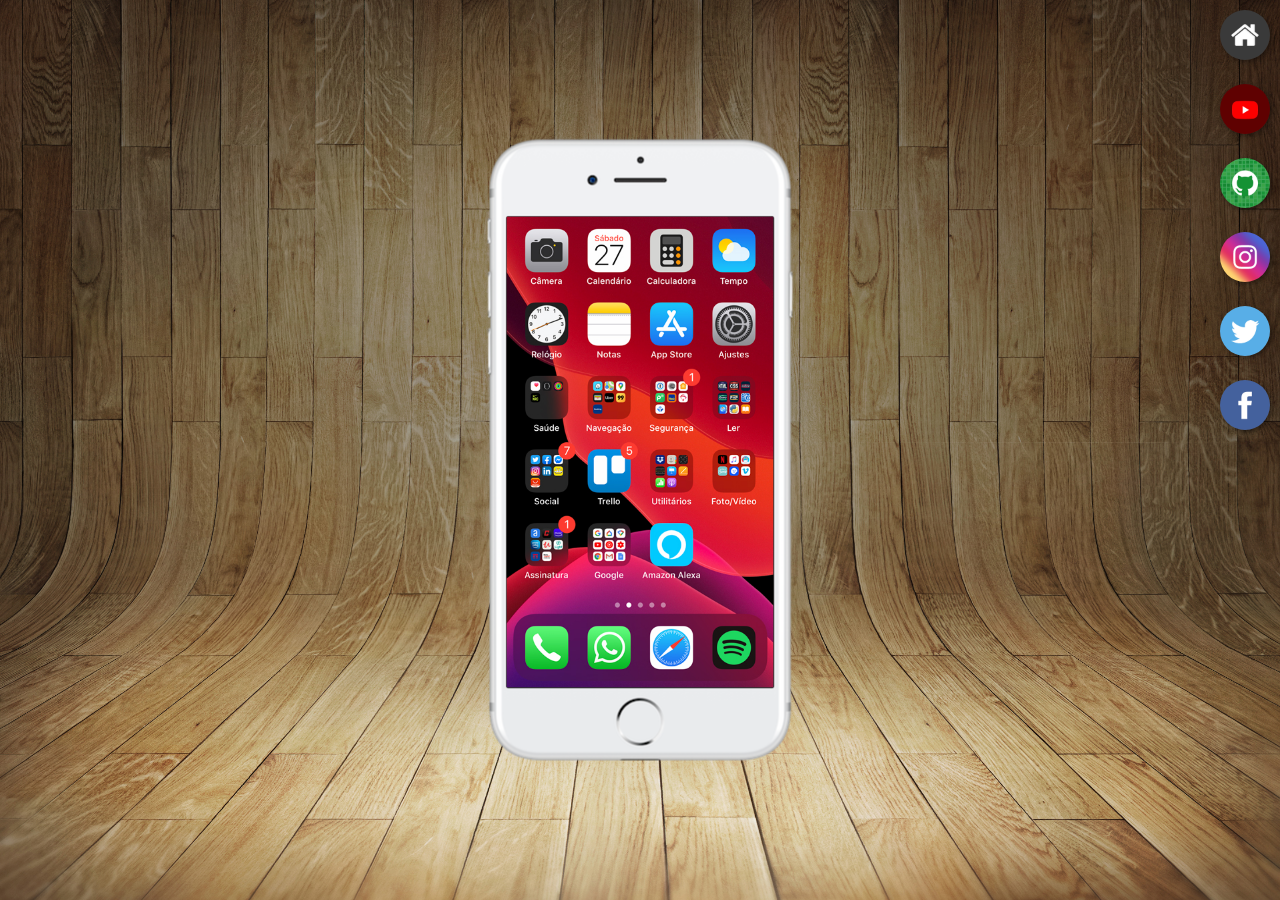
<file: index.html>
<!DOCTYPE html>
<html lang="pt-br">
<head>
    <meta charset="UTF-8">
    <meta name="viewport" content="width=device-width, initial-scale=1.0">
    <link rel="shortcut icon" href="favicon.ico" type="image/x-icon">
    <link rel="stylesheet" href="estilos/style.css">
    <title>Projeto Redes Sociais</title>
</head>
<body>
    <main>
        <section id="telefone">
            <iframe src="home.html" name="tela" id="tela" frameborder="0">
                Seu navegador não é compatível com isso.
            </iframe>
        </section>
        <section id="redes-sociais">
            <a href="home.html" target="tela"><img src="imagens/logo-home.jpg" alt="home"></a><br>
            <a href="youtube.html" target="tela"><img src="imagens/logo-youtube.jpg" alt="YouTube"></a><br>
            <a href="github.html" target="tela"><img src="imagens/logo-github.jpg" alt="GitHub"></a><br>
            <a href="instagram.html" target="tela"><img src="imagens/logo-instagram.jpg" alt="Instagram"></a><br>
            <a href="twitter.html" target="tela"><img src="imagens/logo-twitter.jpg" alt="Twitter"></a><br>
            <a href="facebook.html" target="tela"><img src="imagens/logo-facebook.jpg" alt="Facebook"></a>
        </section>
    </main>
</body>
</html>
</file>
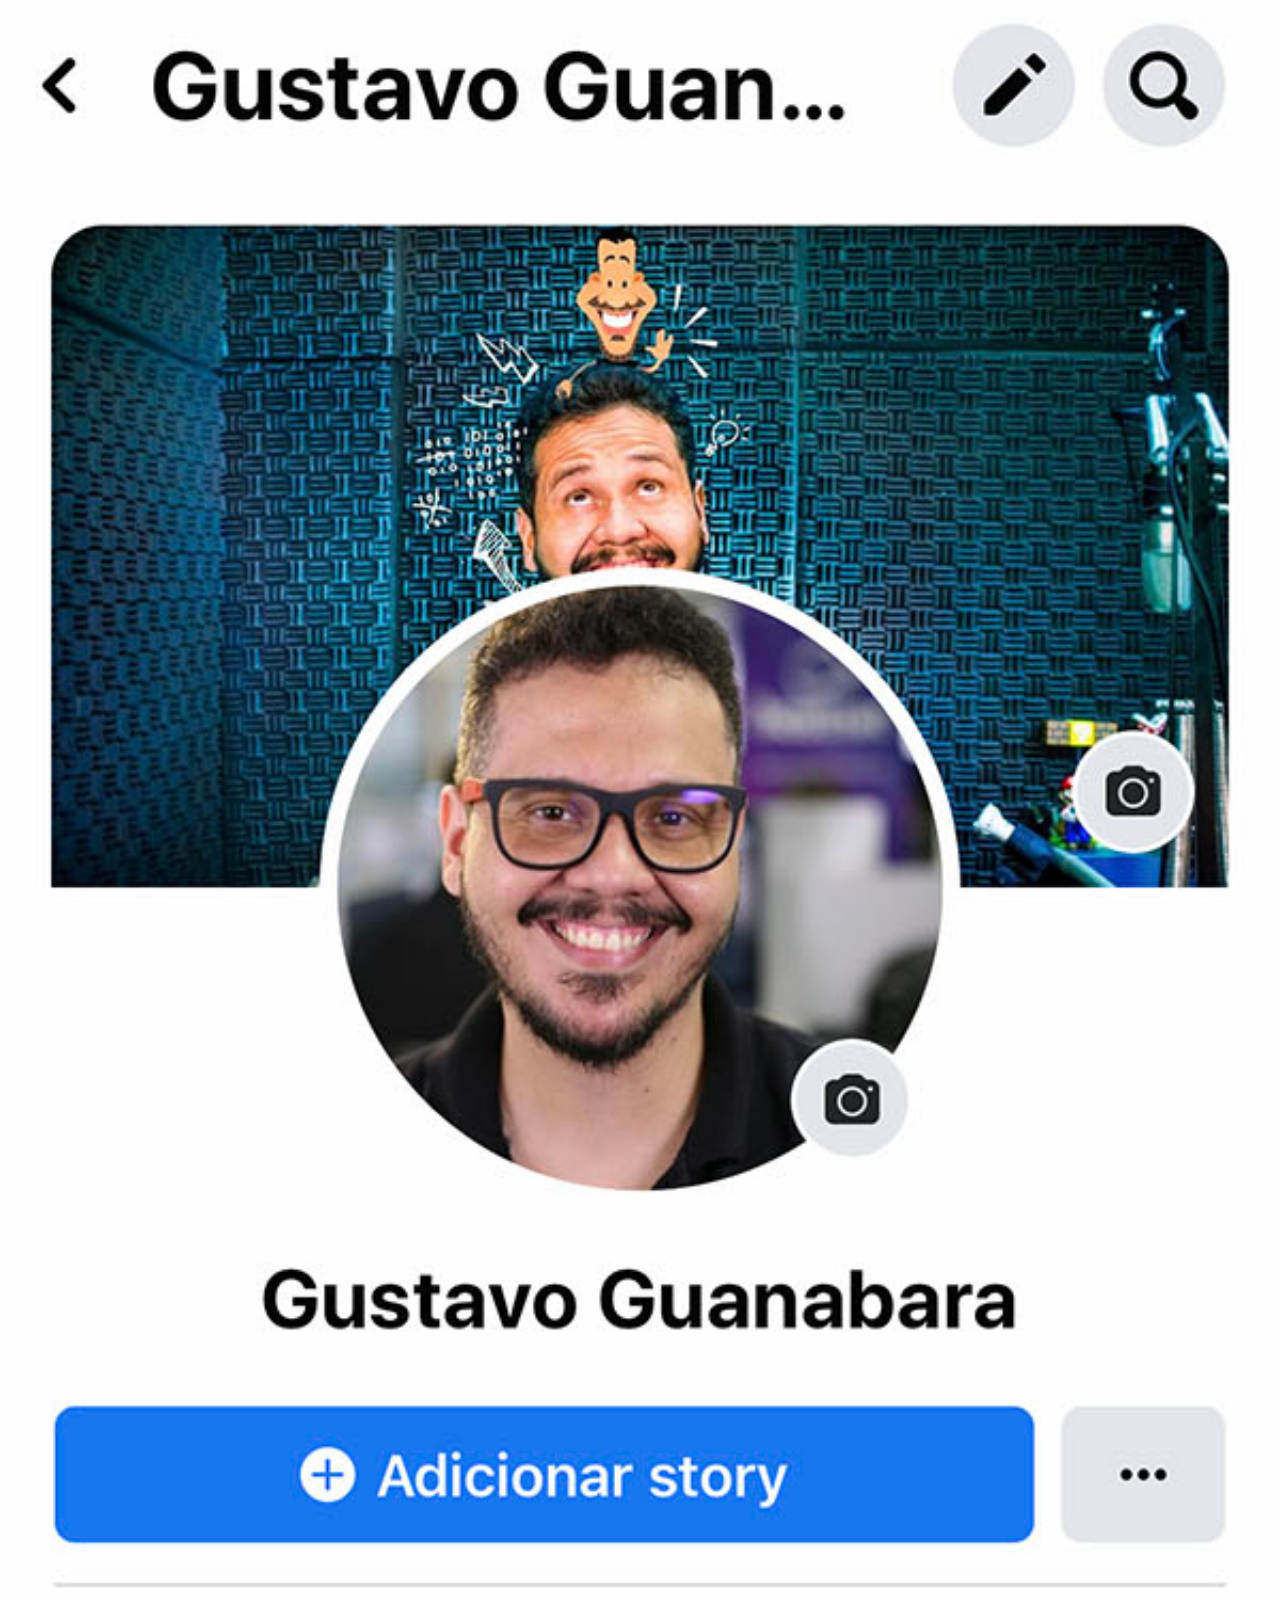
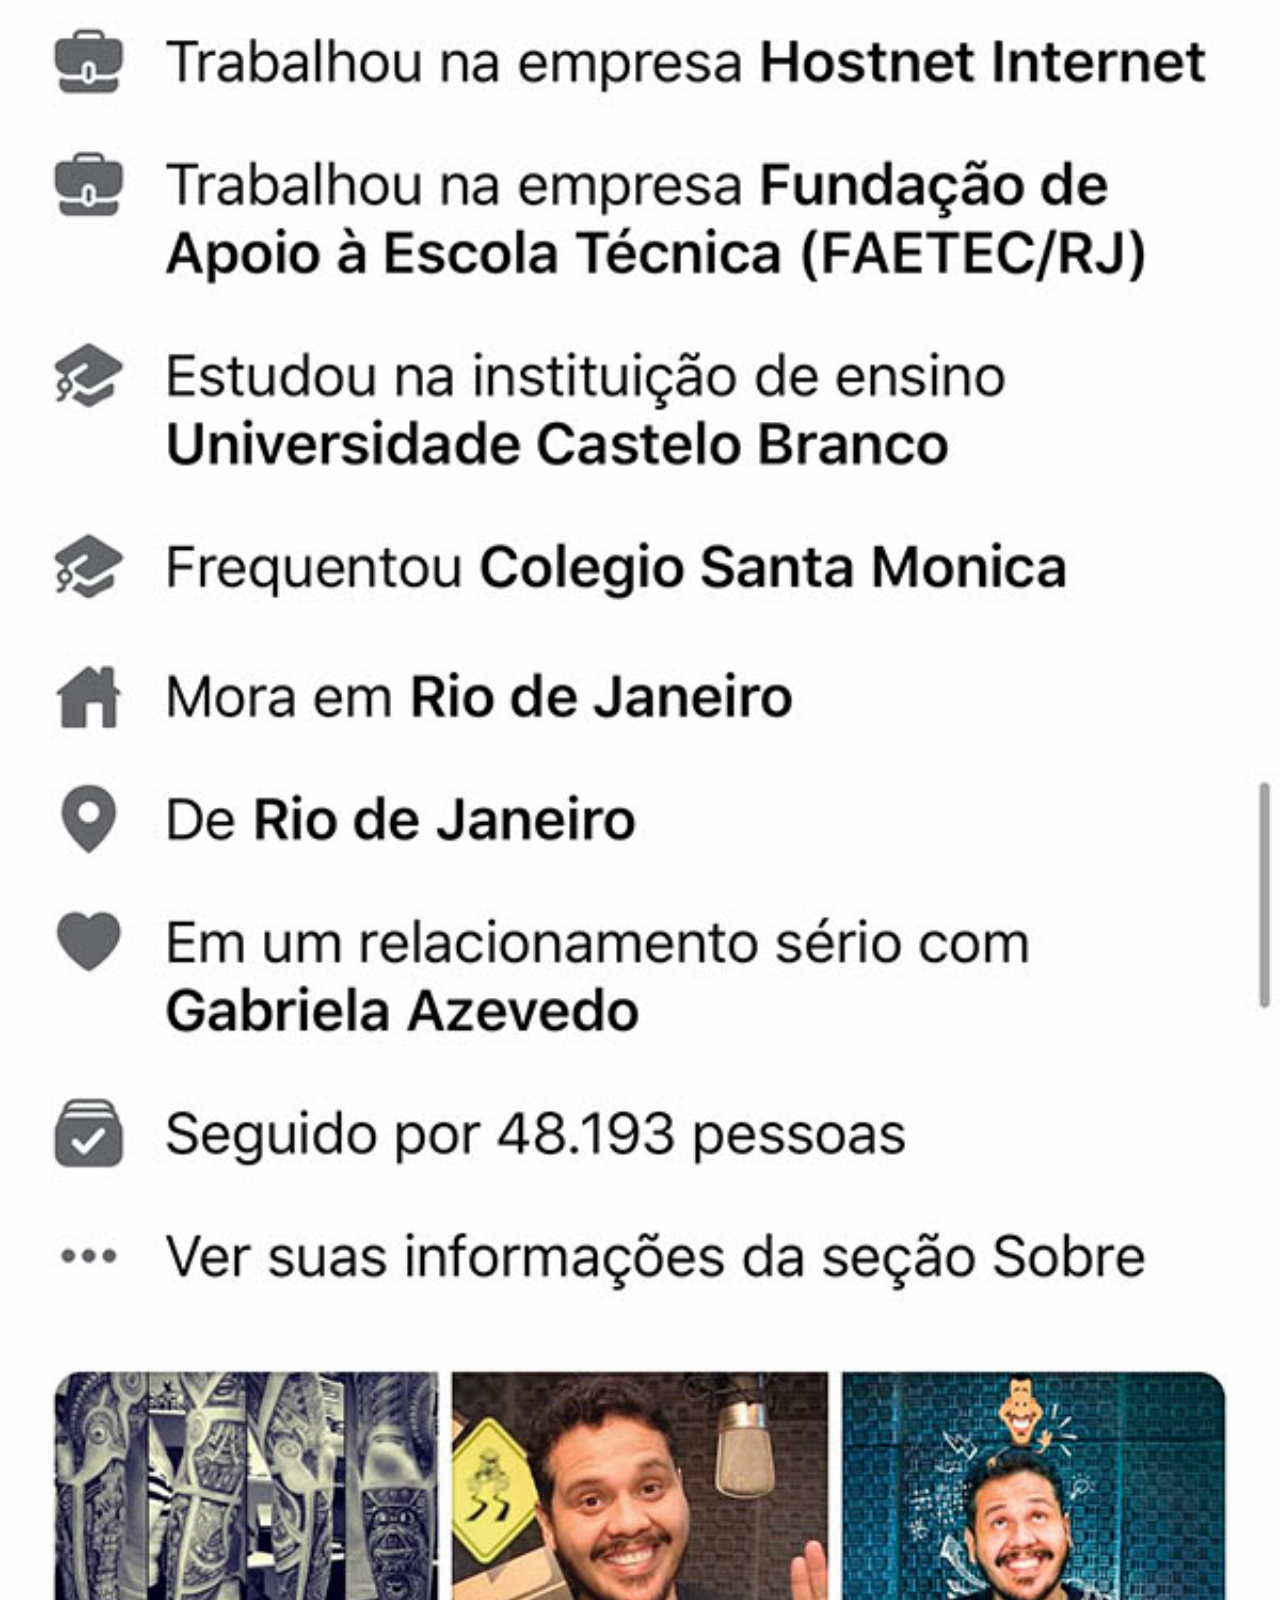
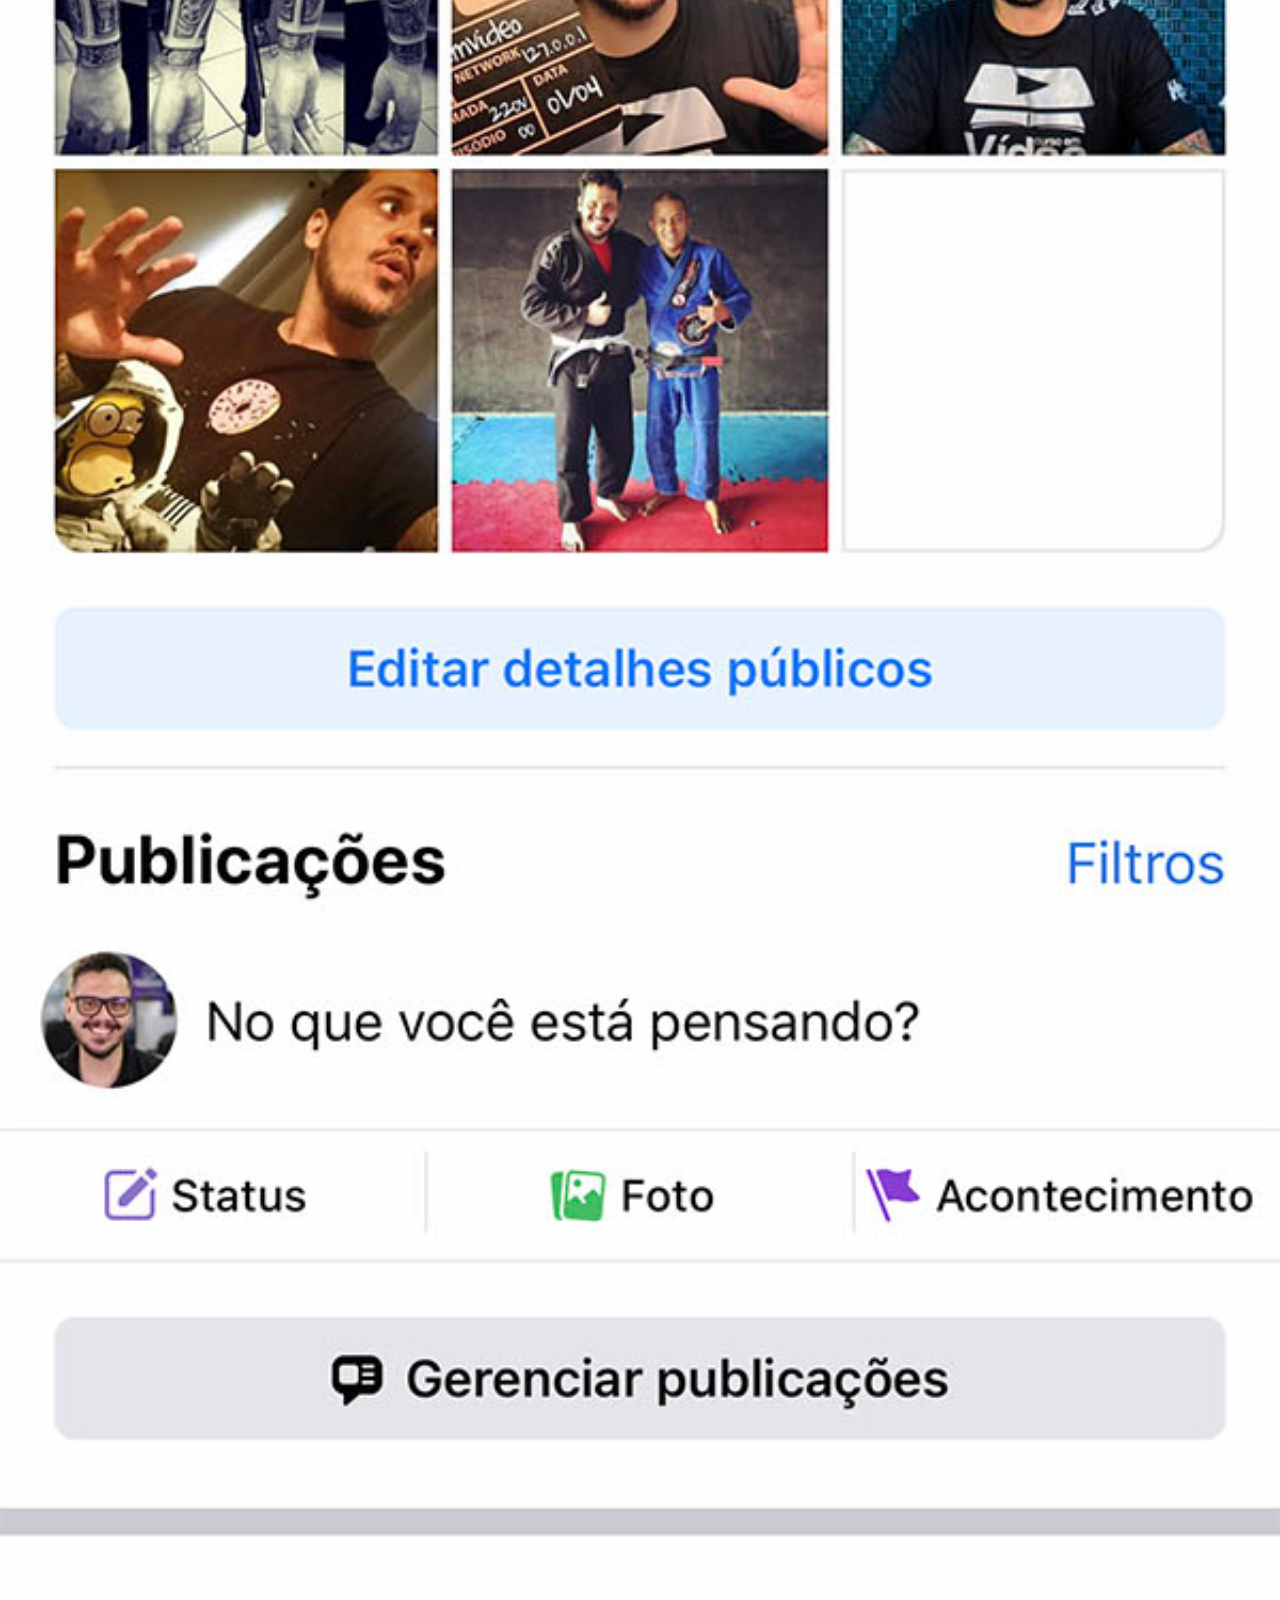
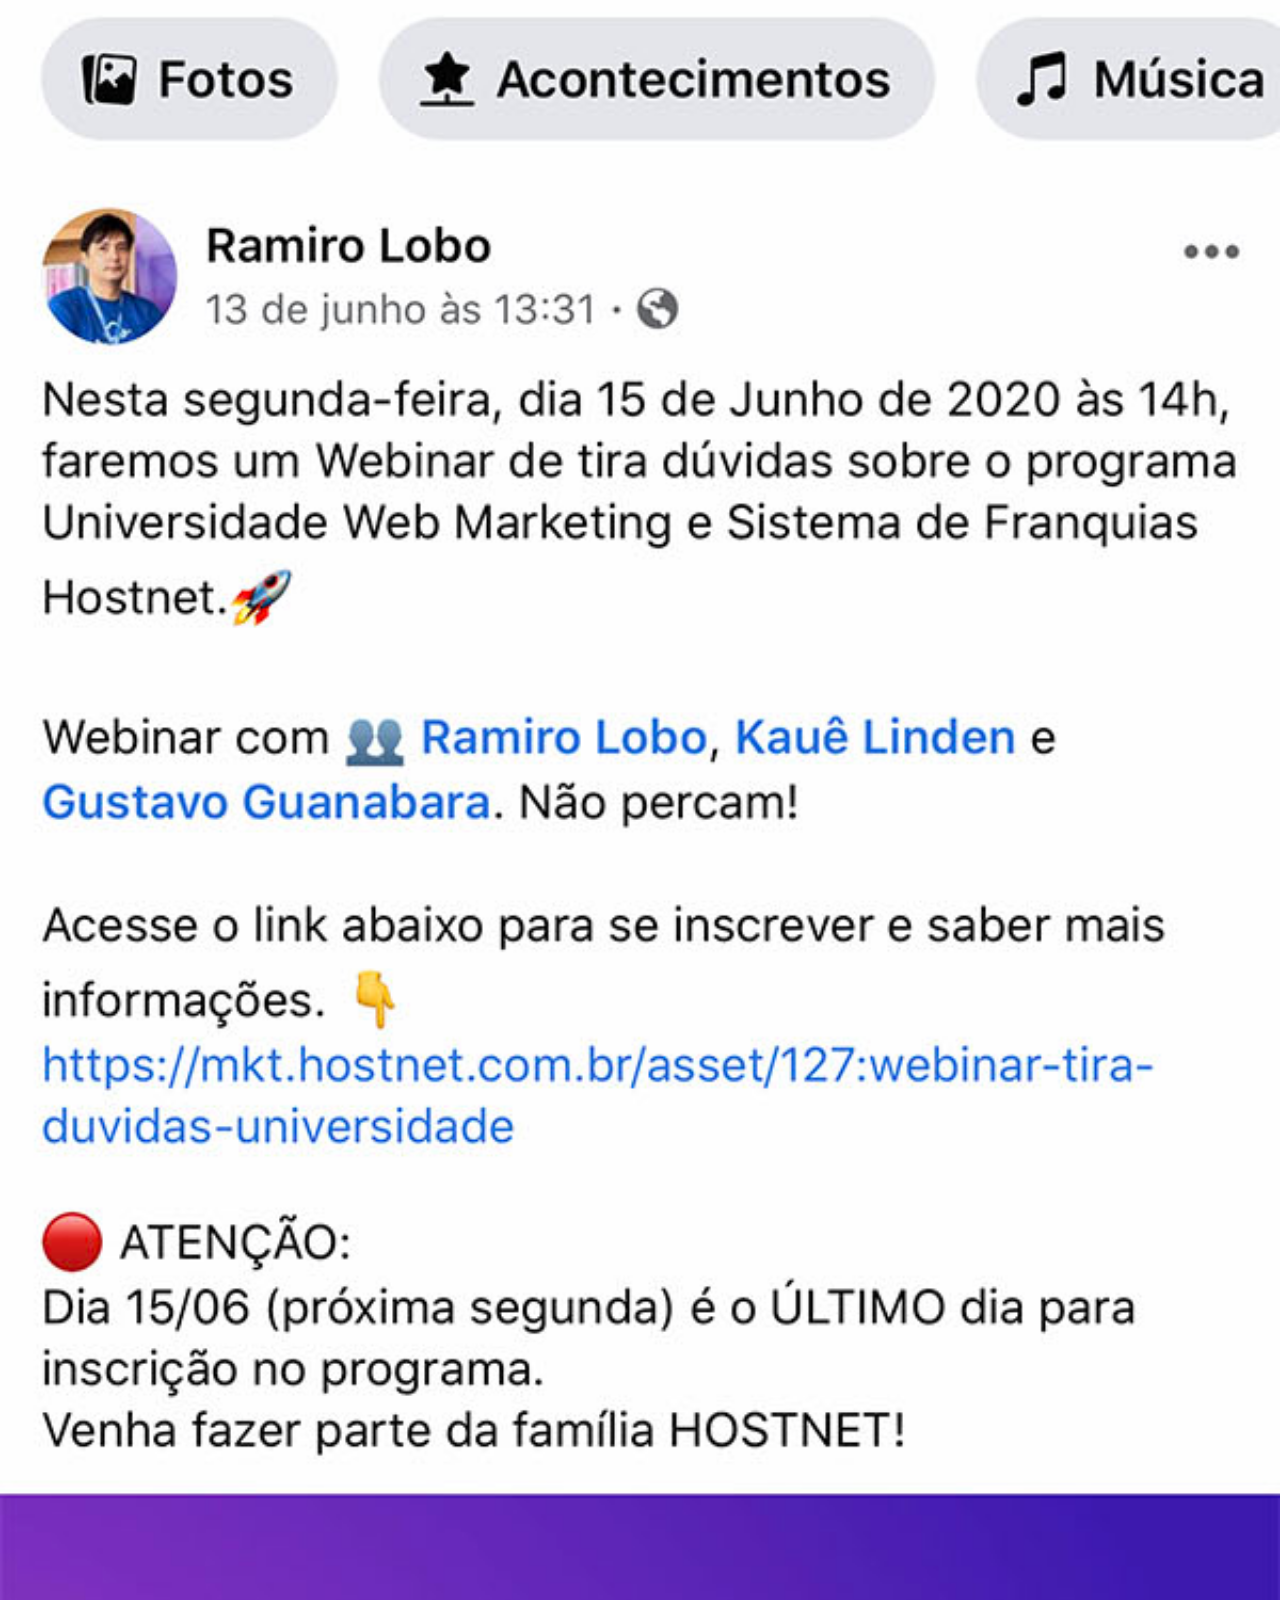
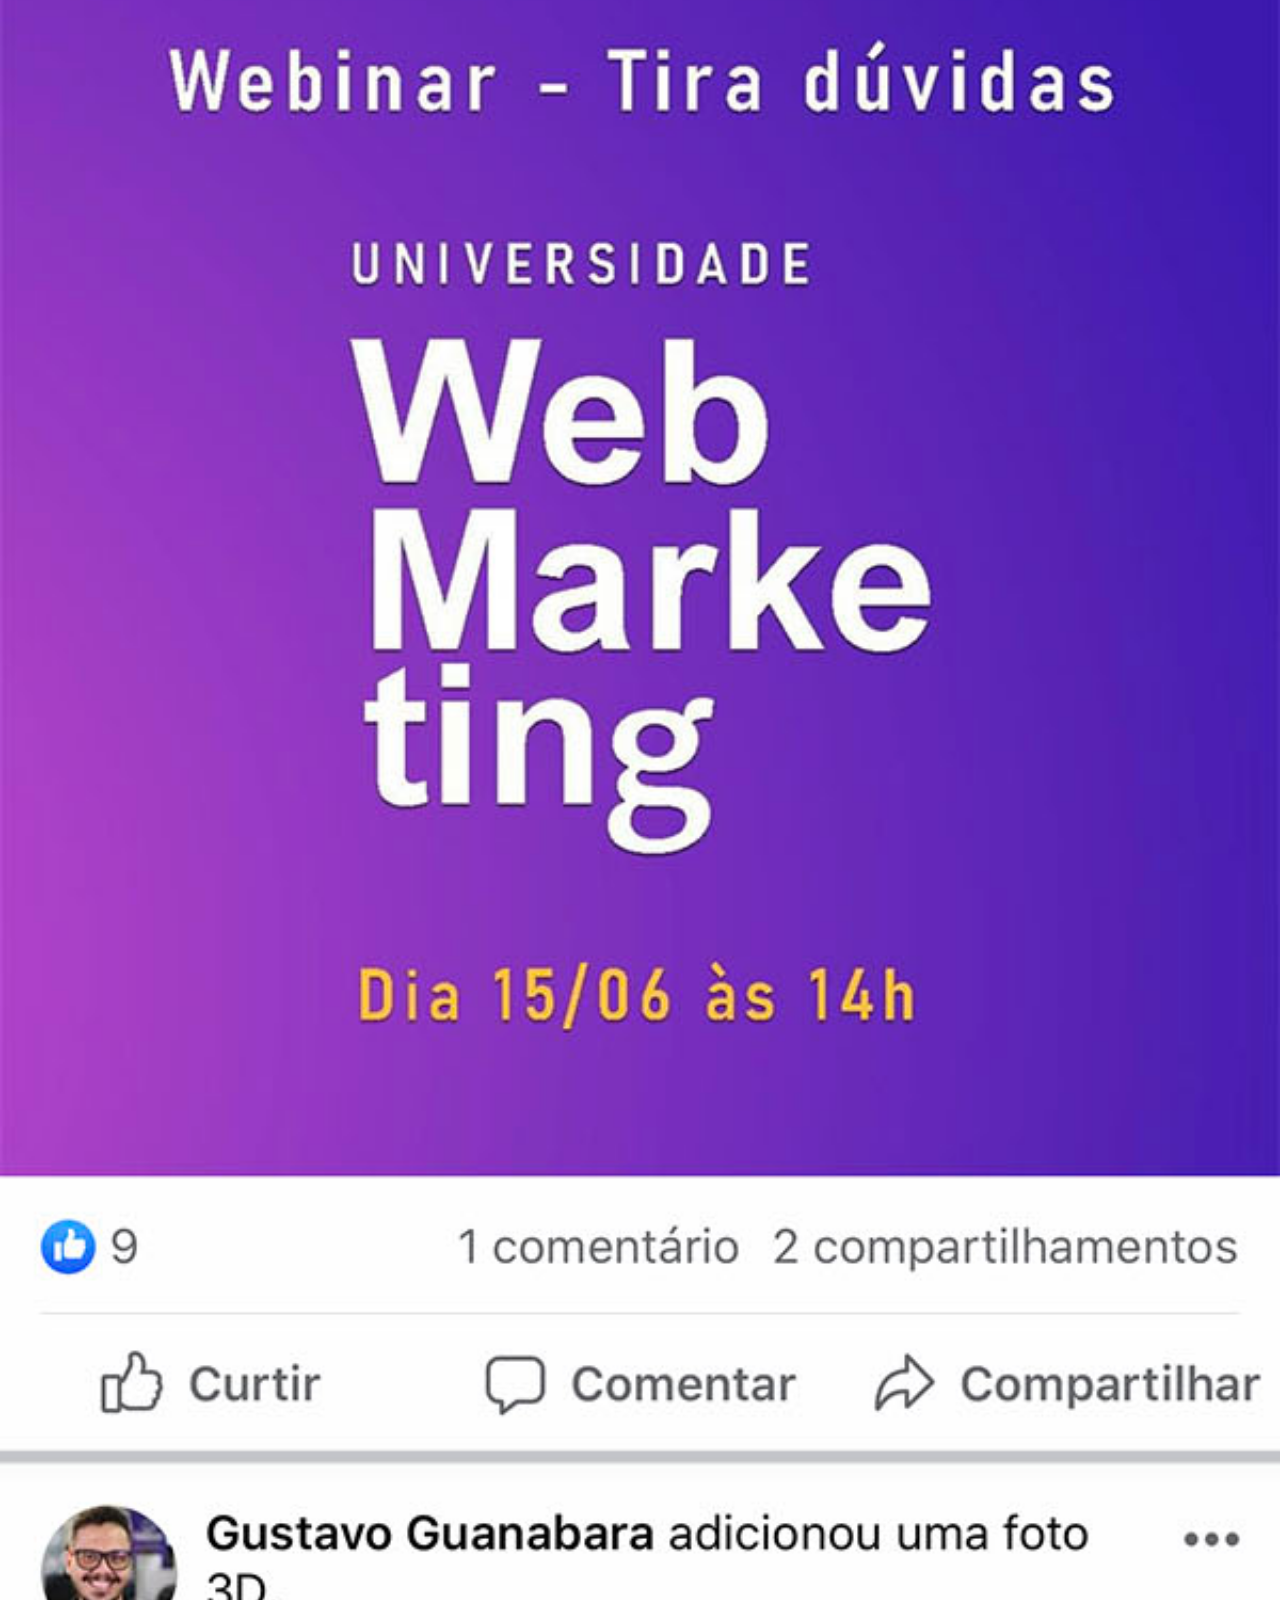
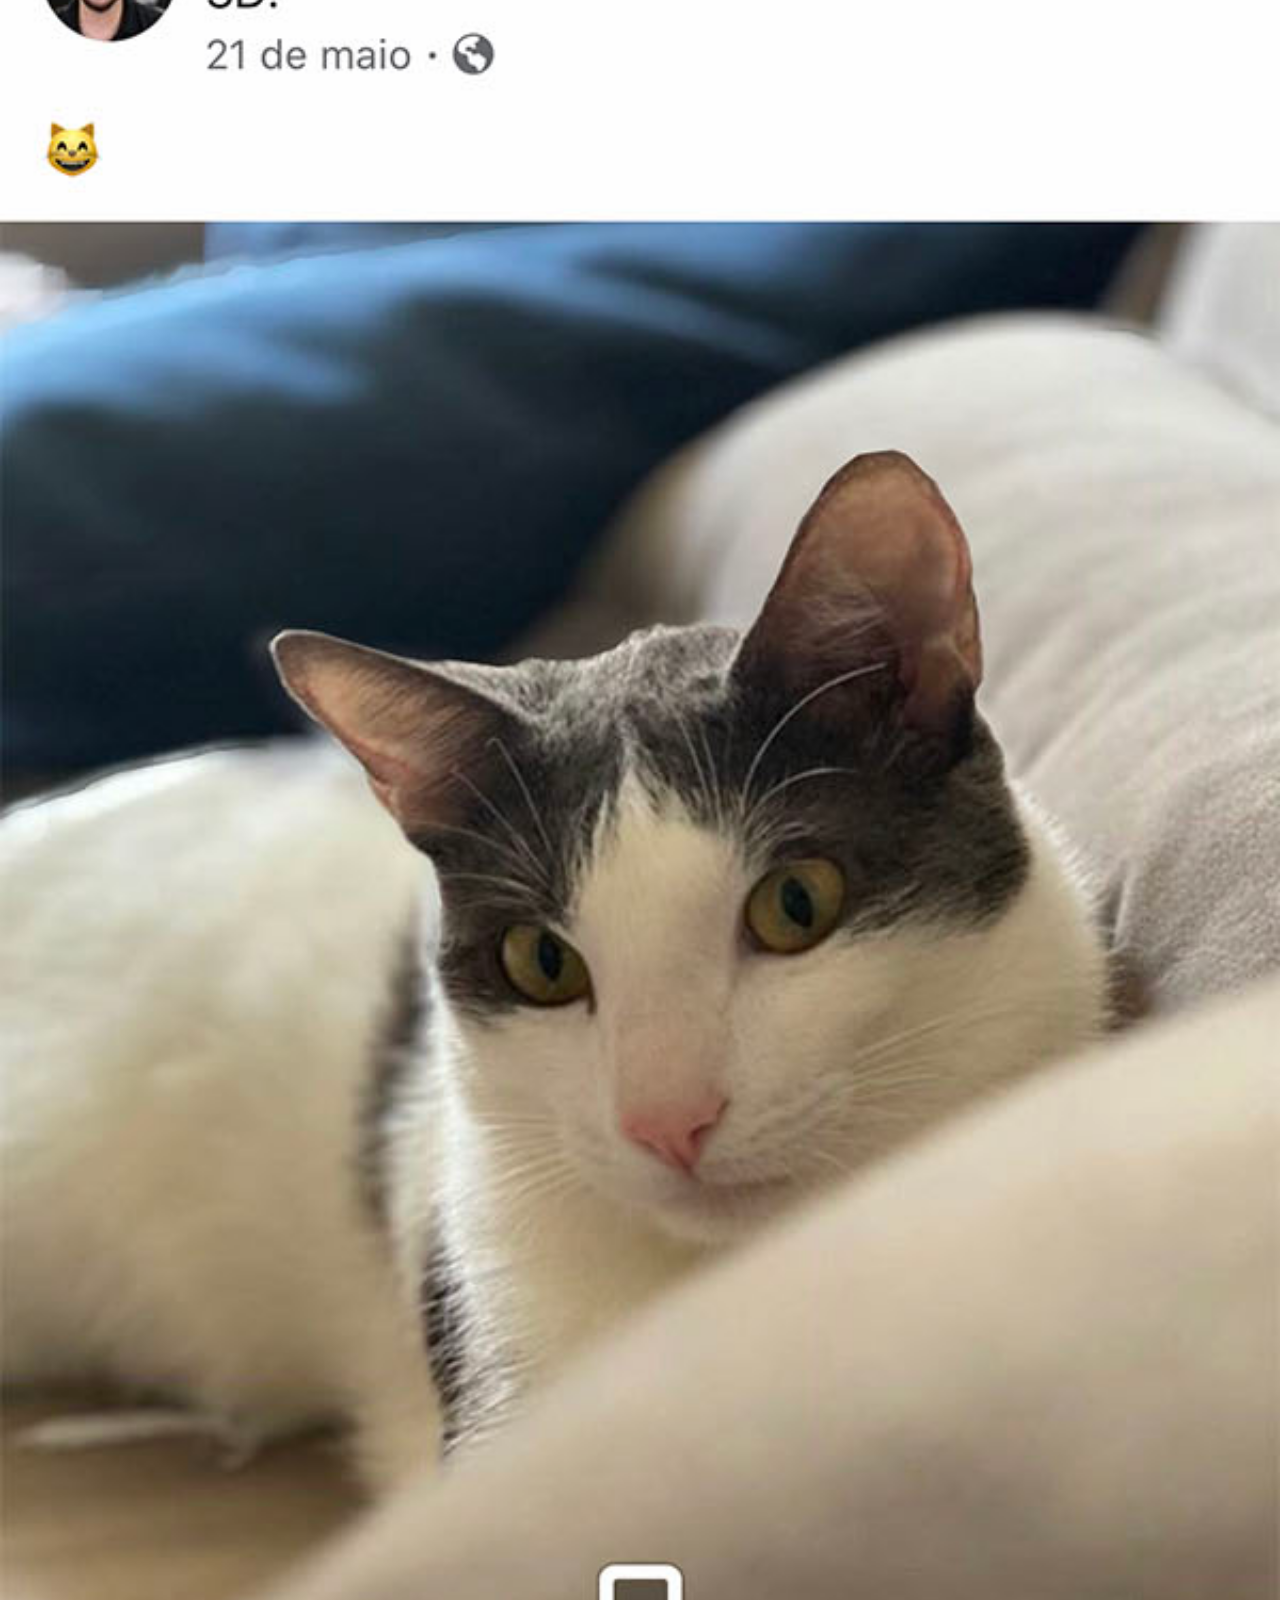
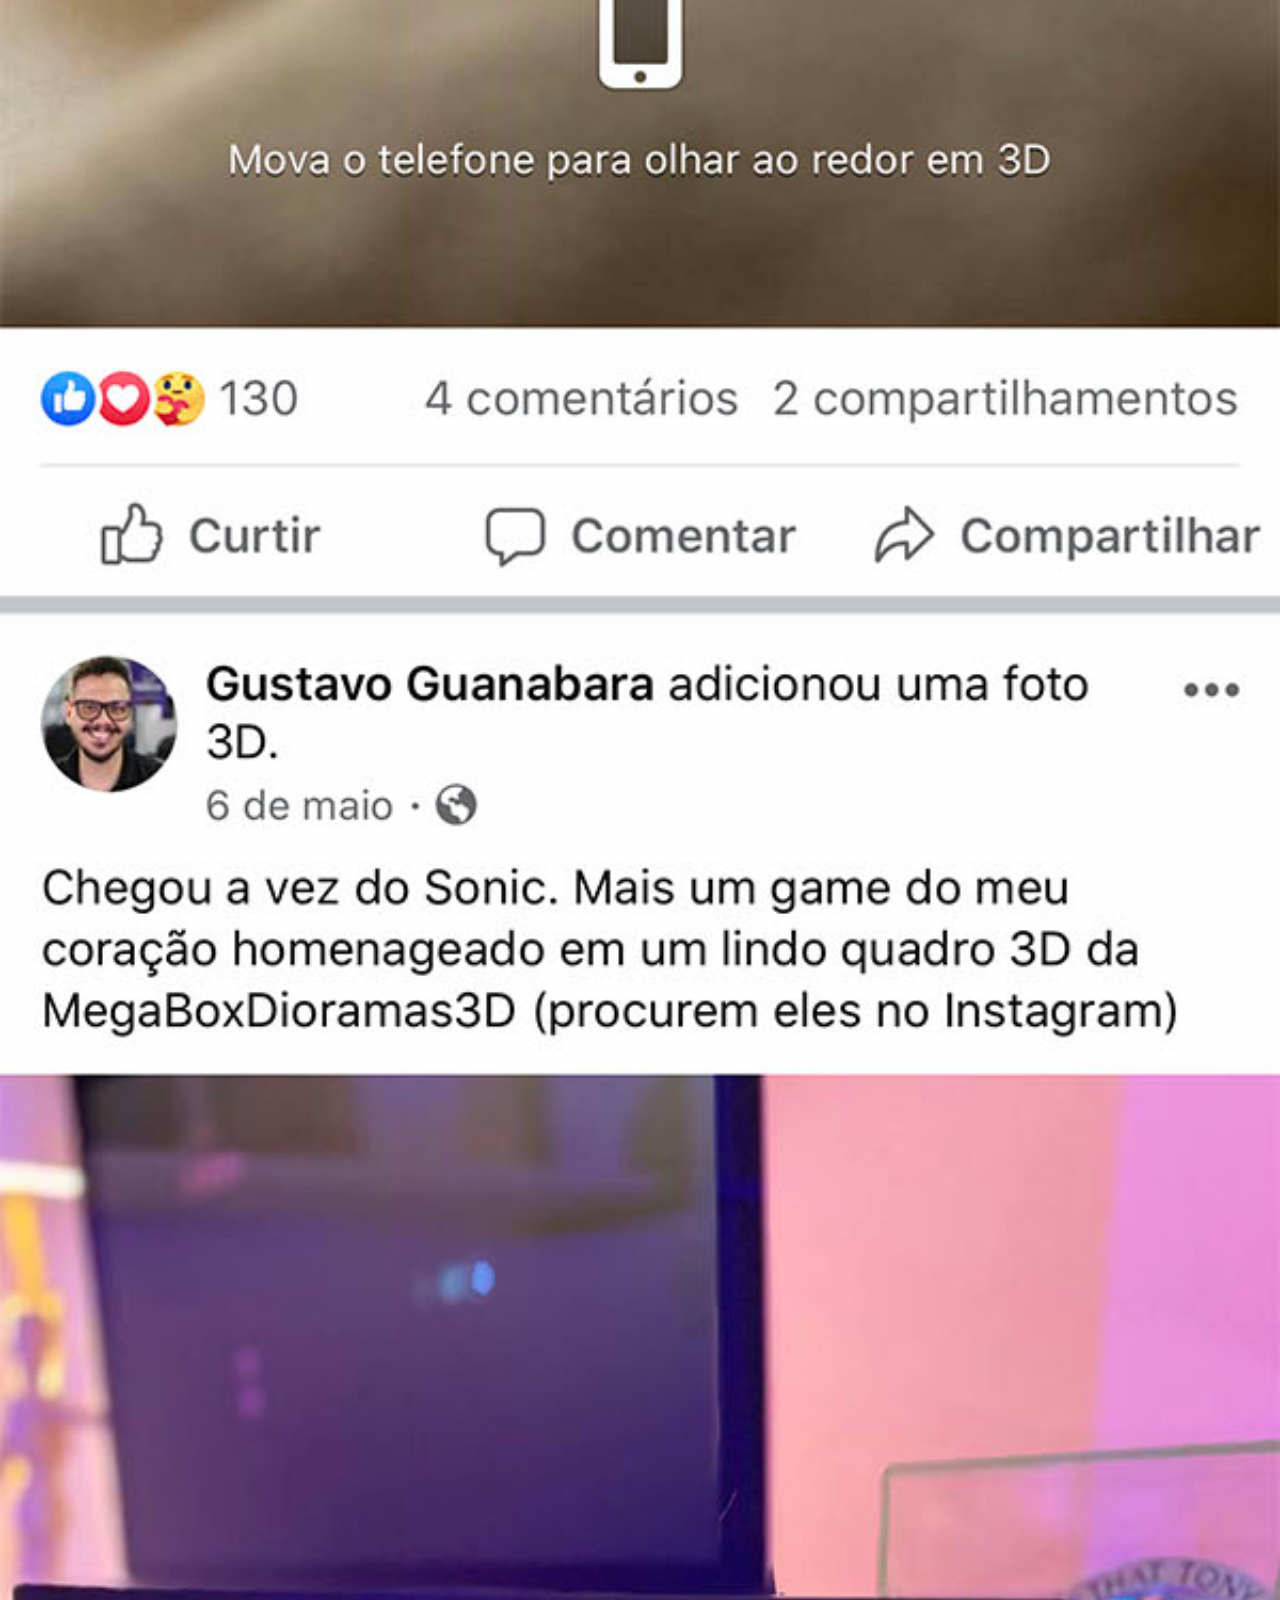
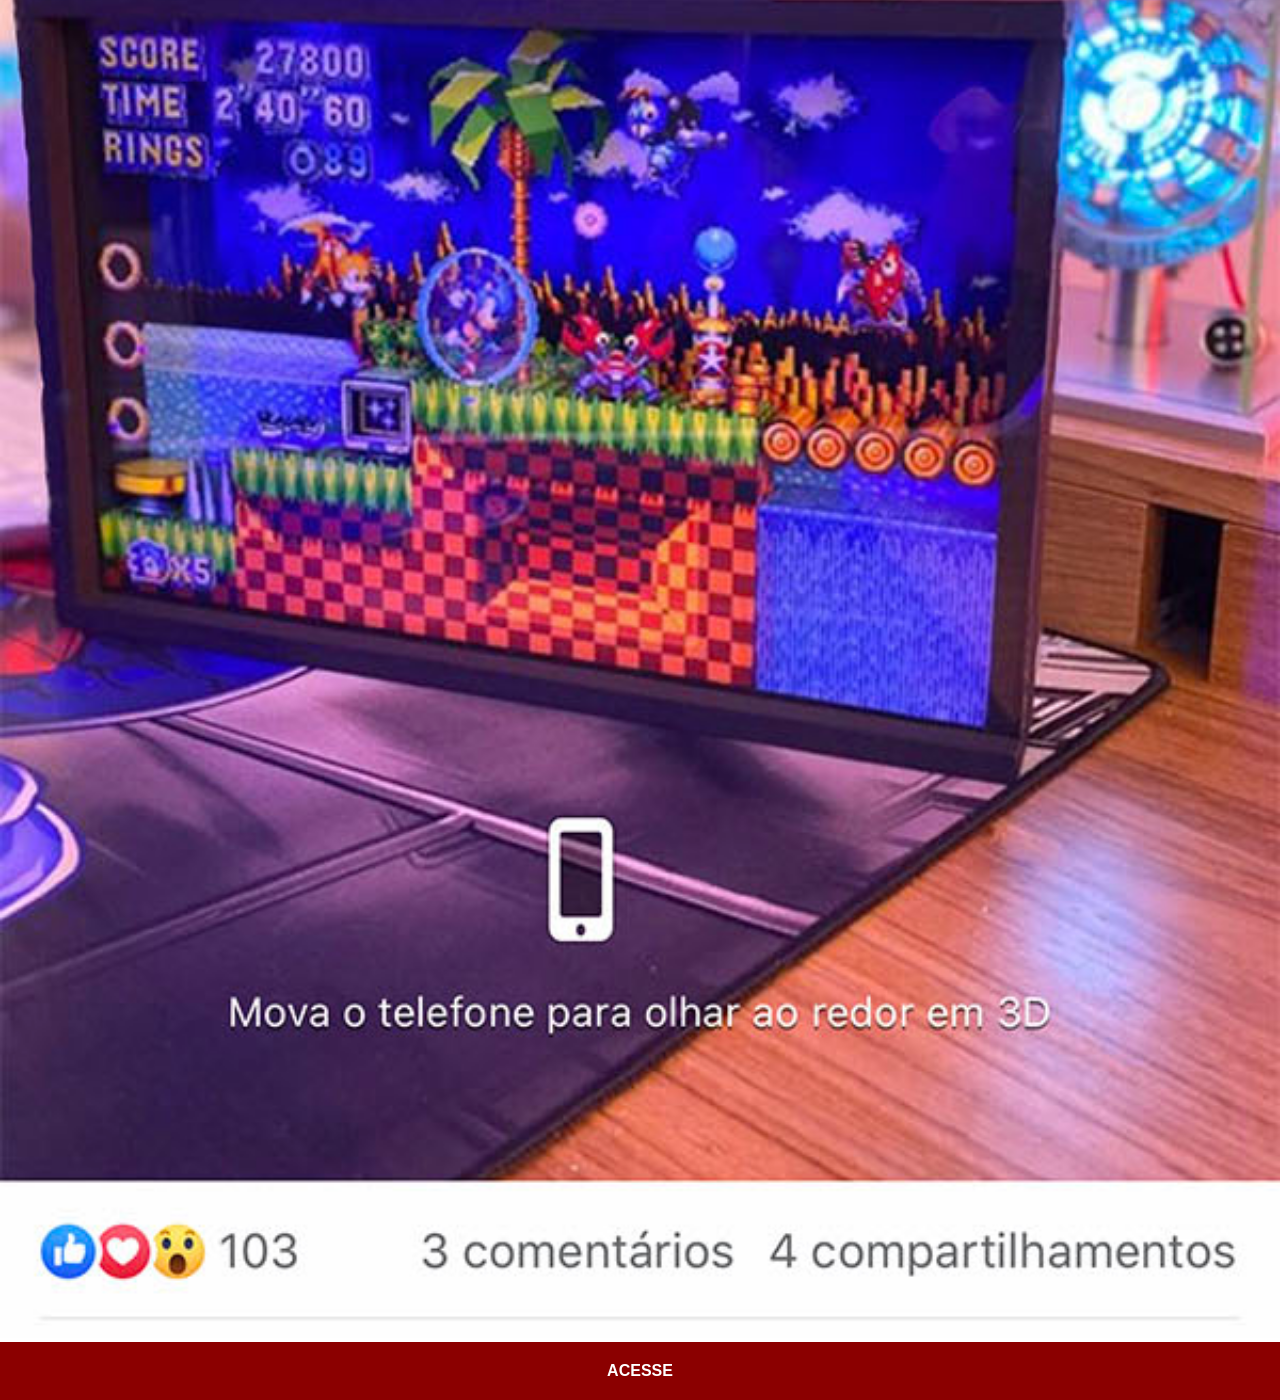
<file: facebook.html>
<!DOCTYPE html>
<html lang="pt-br">
<head>
    <meta charset="UTF-8">
    <meta name="viewport" content="width=device-width, initial-scale=1.0">
    <title>Facebook</title>
    <link rel="stylesheet" href="estilos/social.css">
</head>
<body>
    <img src="imagens/tela-facebook.jpg" alt="Facebook">
    <a href="https://www.facebook.com/CursosEmVideo/?locale=pt_BR" target="_blank">ACESSE</a>
</body>
</html>
</file>
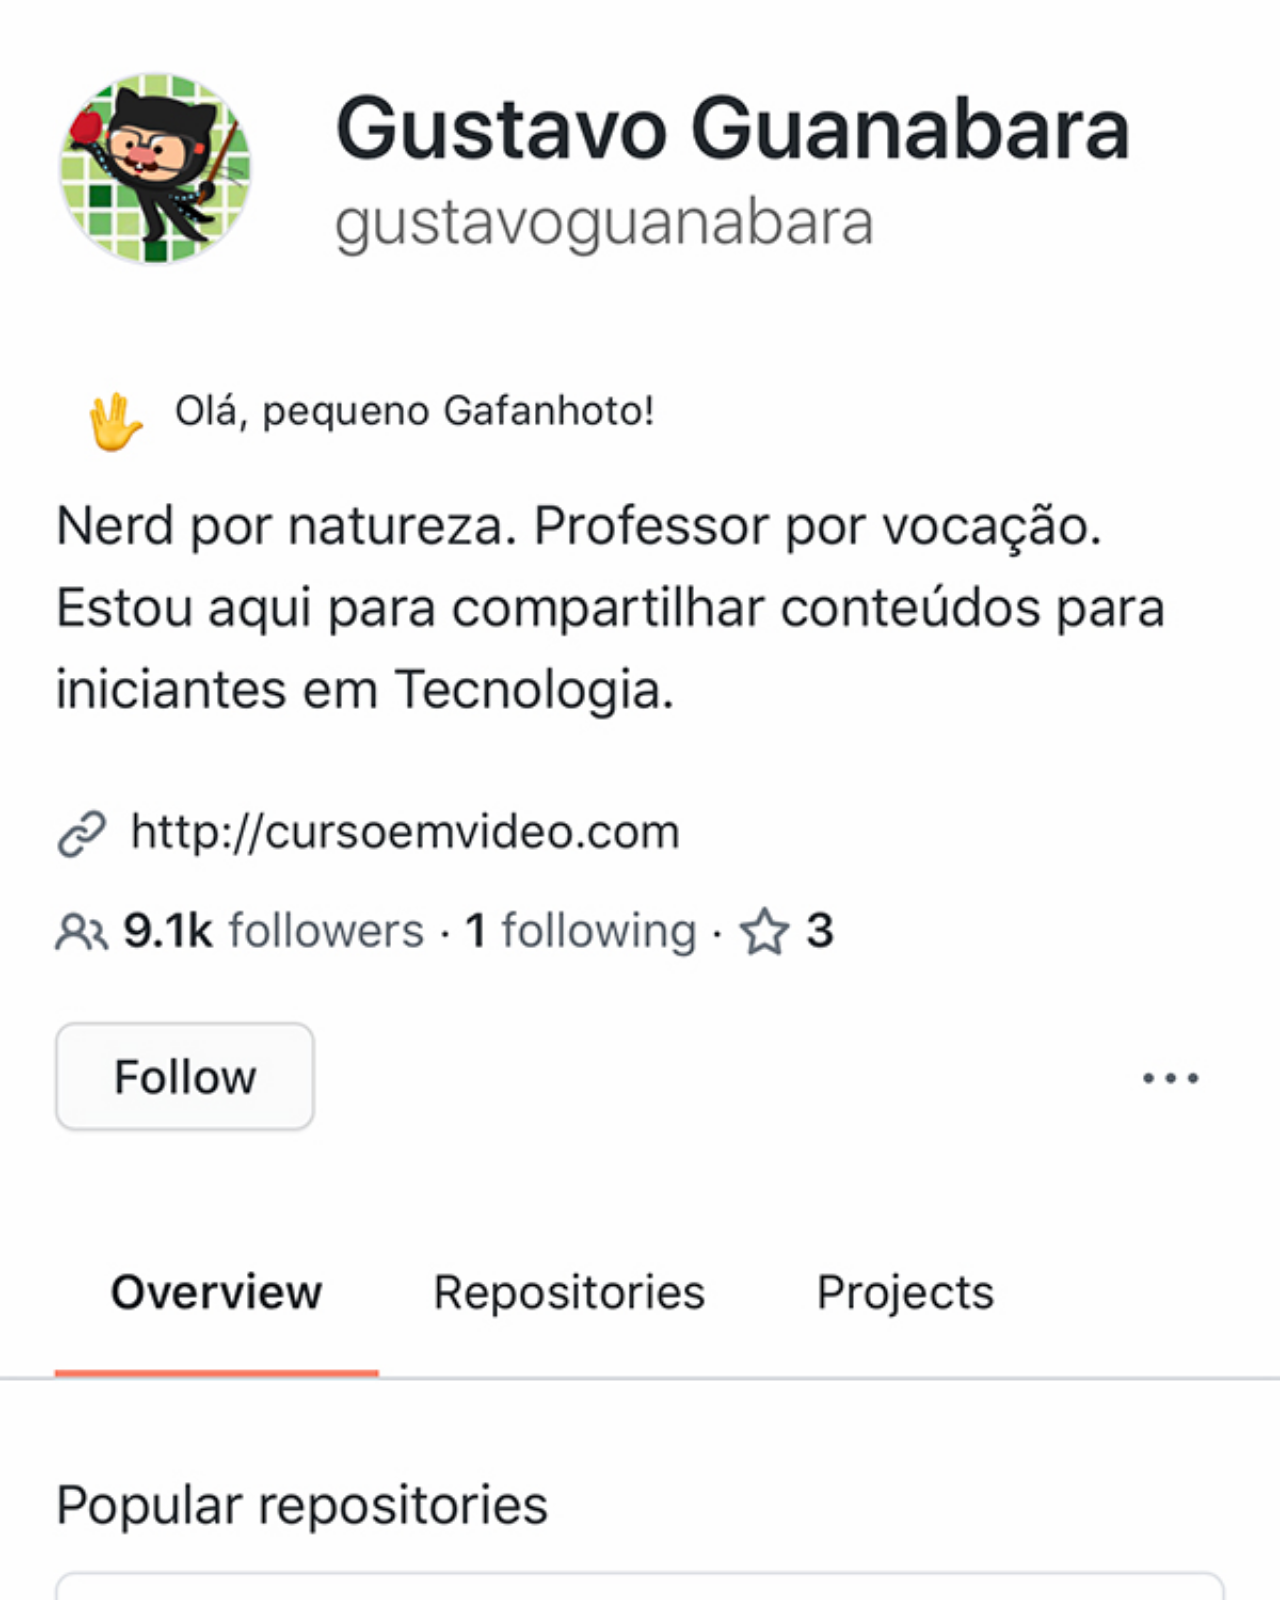
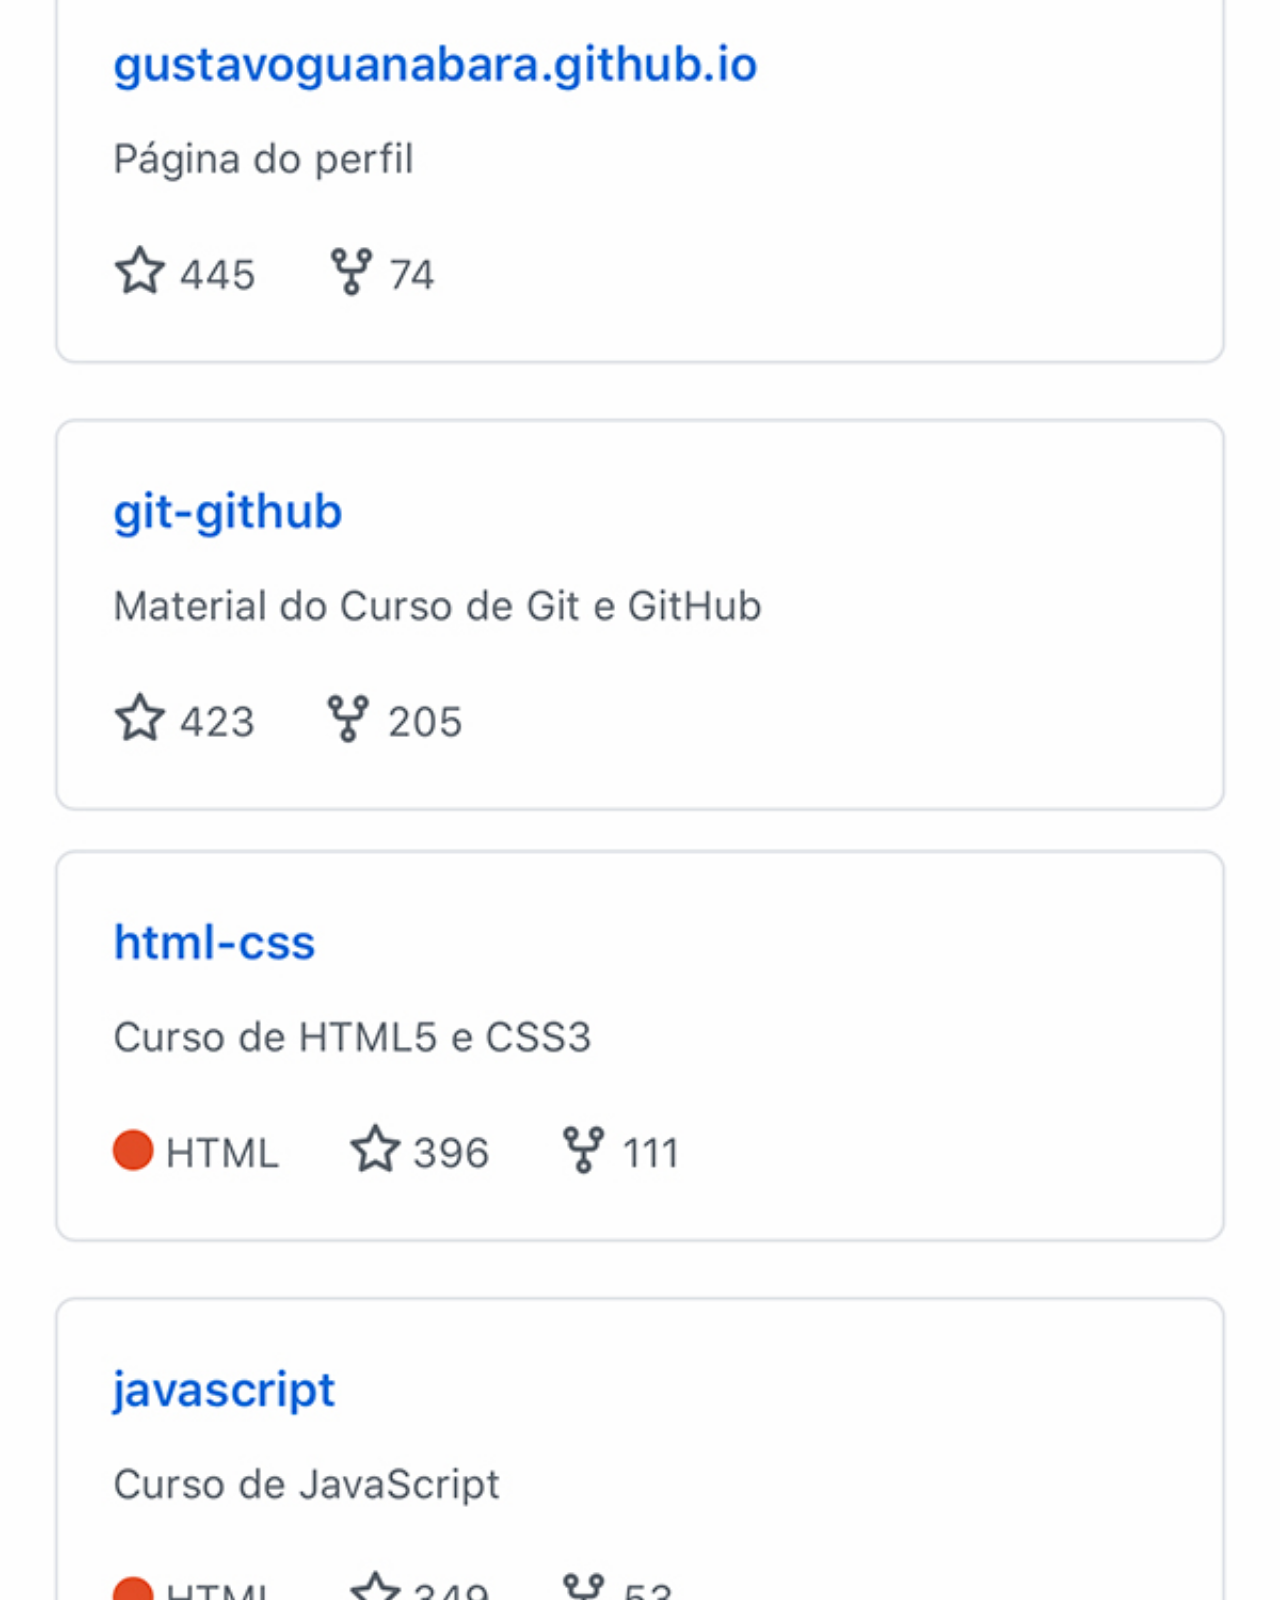
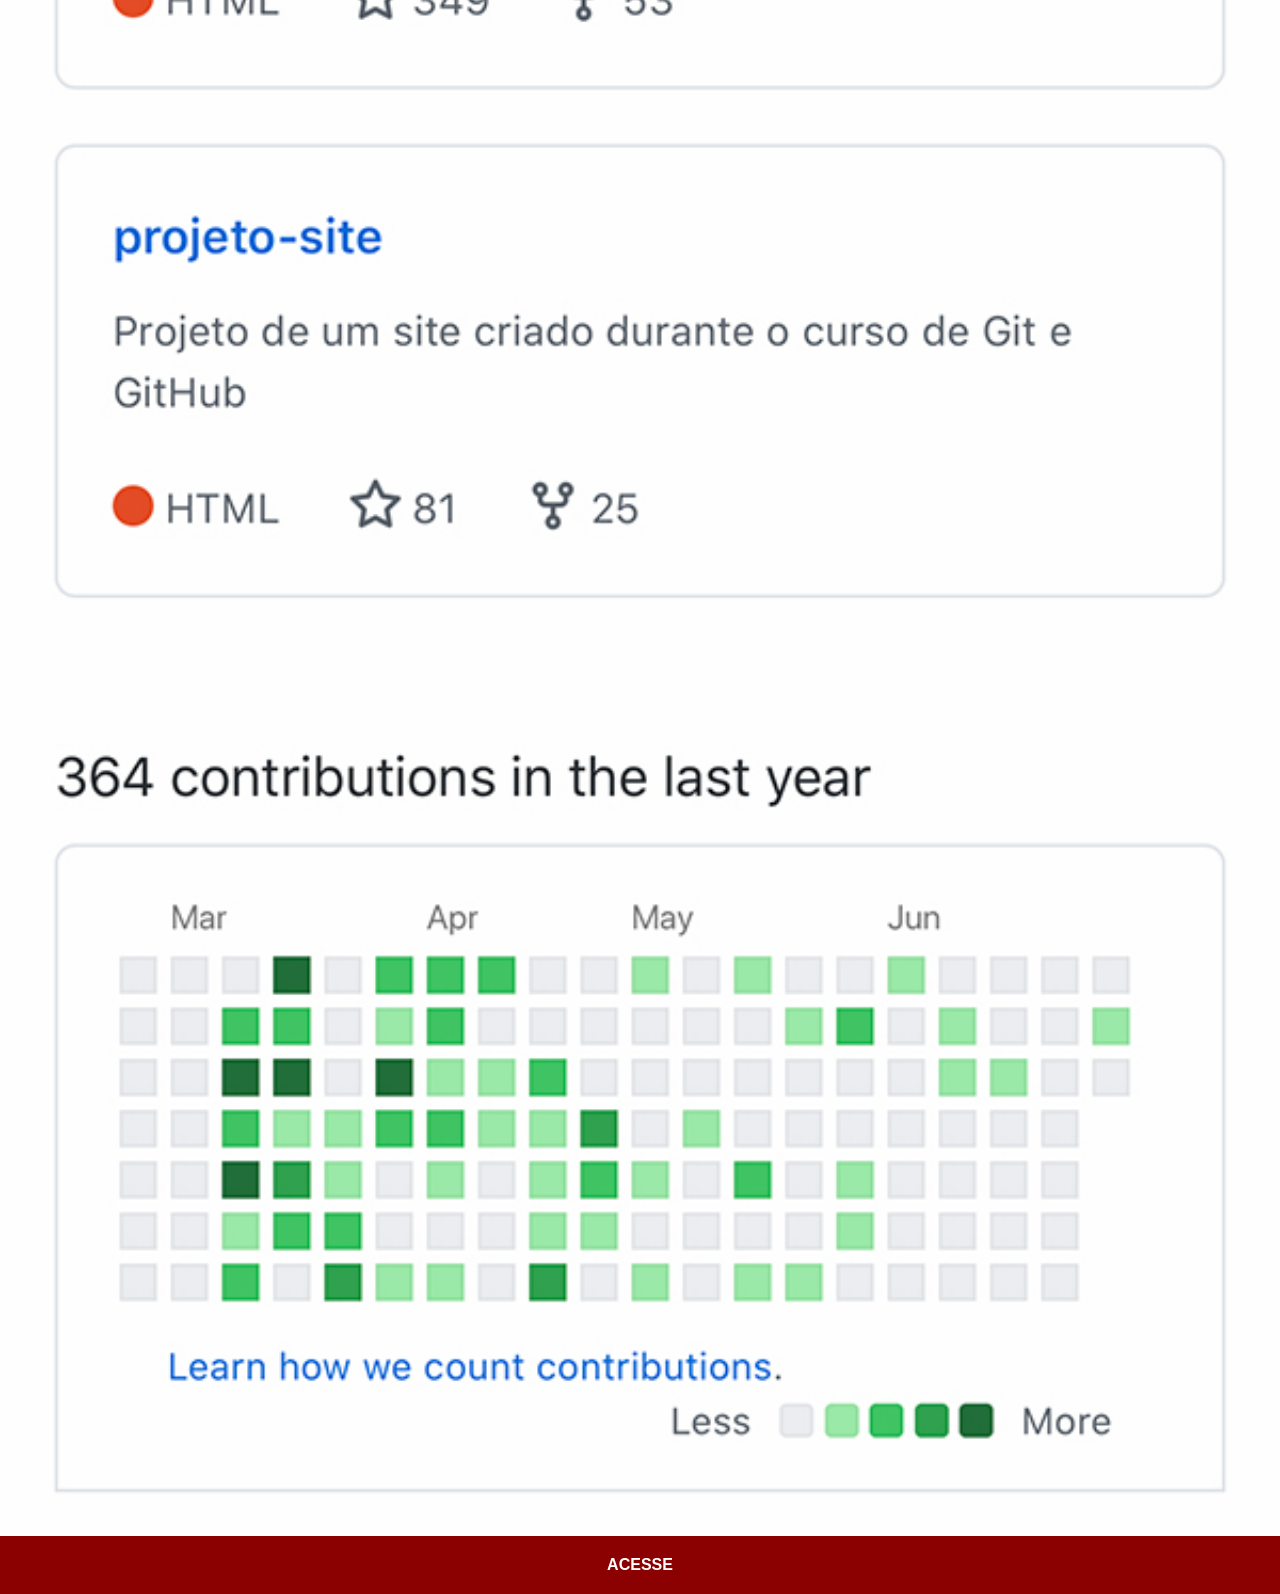
<file: github.html>
<!DOCTYPE html>
<html lang="pt-br">
<head>
    <meta charset="UTF-8">
    <meta name="viewport" content="width=device-width, initial-scale=1.0">
    <title>GitHub</title>
    <link rel="stylesheet" href="estilos/social.css">
</head>
<body>
    <img src="imagens/tela-github.jpg" alt="GitHub">
    <a href="https://github.com/cursoemvideo" target="_blank">ACESSE</a>
</body>
</html>
</file>
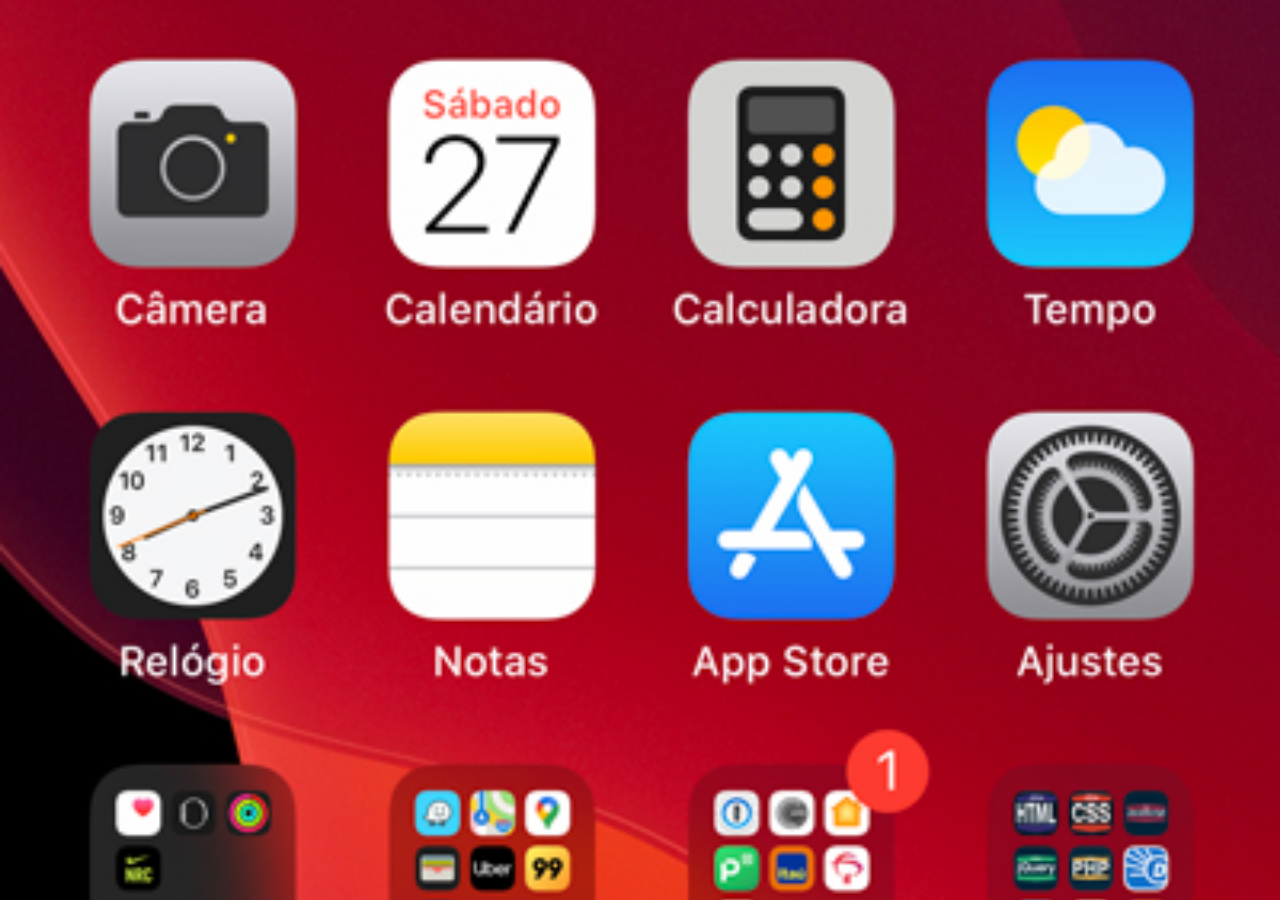
<file: home.html>
<!DOCTYPE html>
<html lang="pt-br">
<head>
    <meta charset="UTF-8">
    <meta name="viewport" content="width=device-width, initial-scale=1.0">
    <title>Home</title>
</head>
<style>
    * {
        margin: 0px;
        padding: 0px;
    }

    body {
        width: 100vw;
        height: 100vh;
        background: black url(imagens/tela-home.jpg) no-repeat top center;
        background-size: cover;
    }
</style>
<body>
    
</body>
</html>
</file>
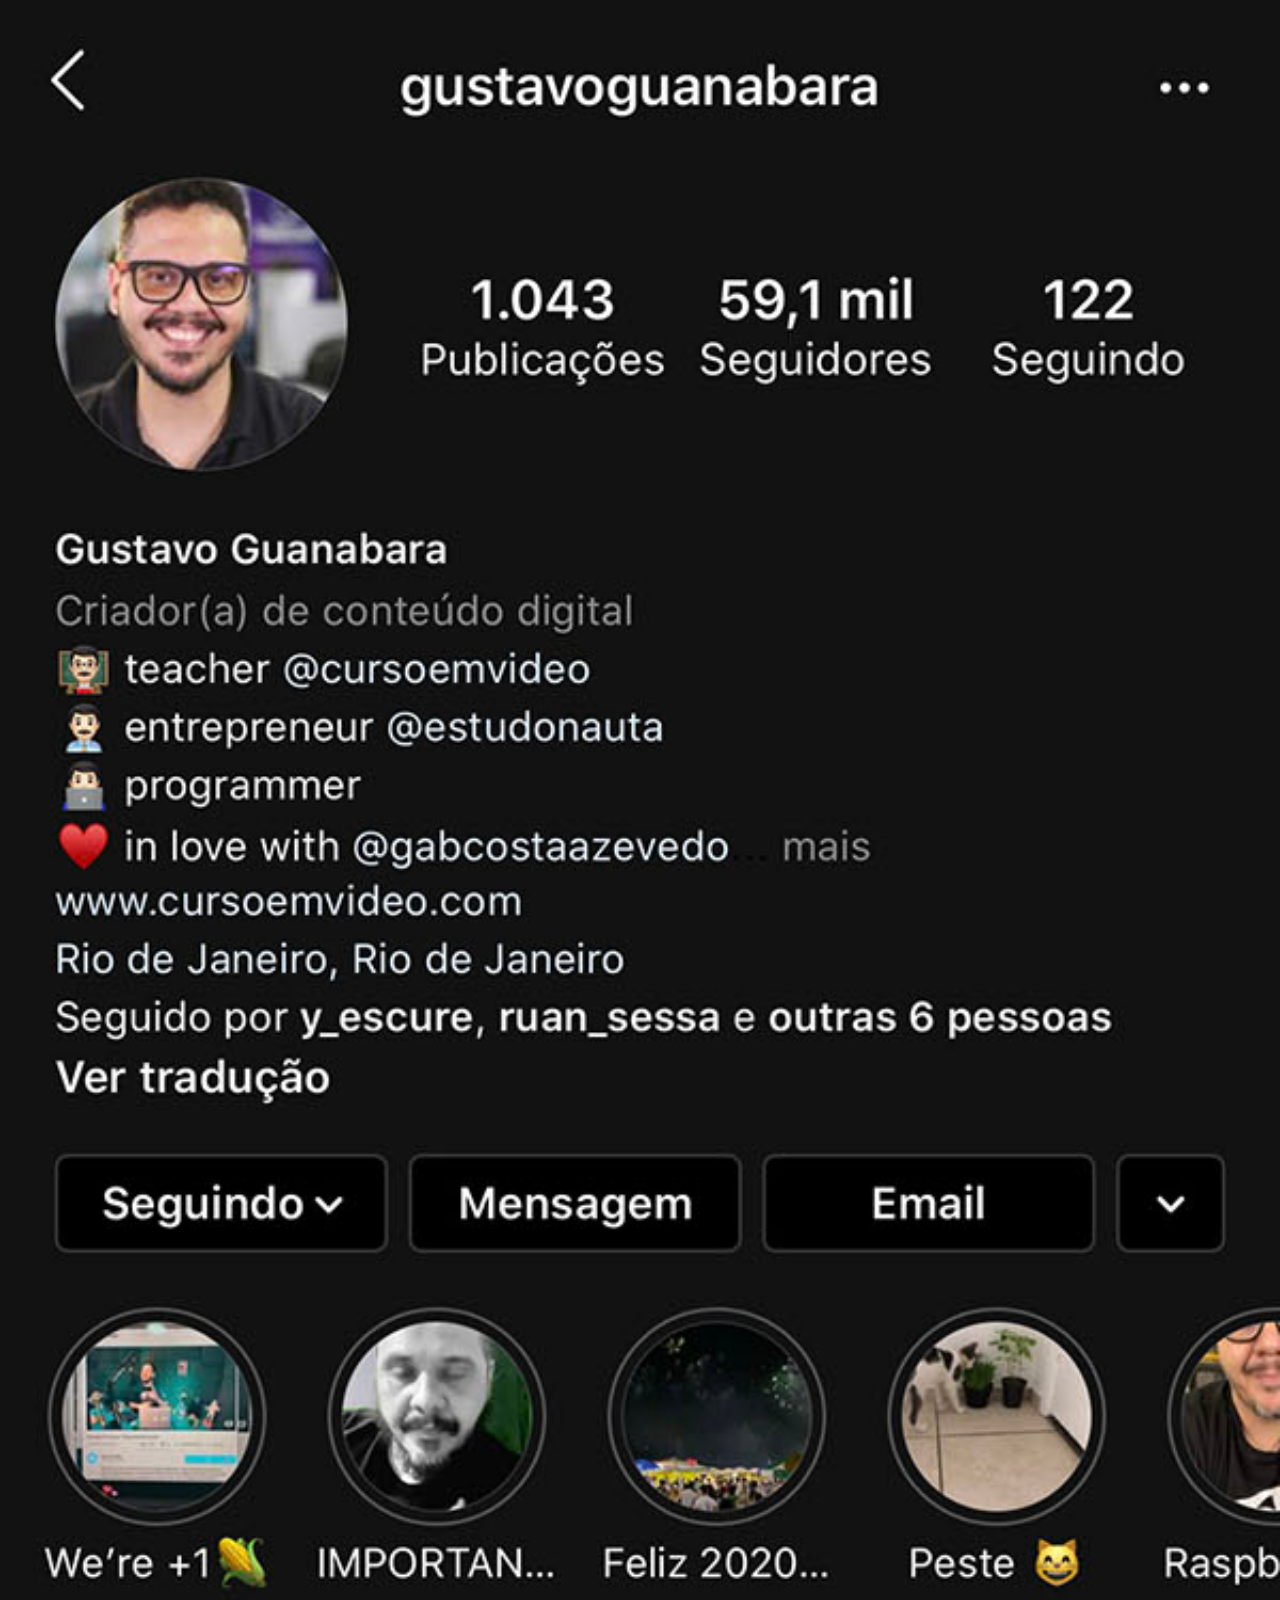
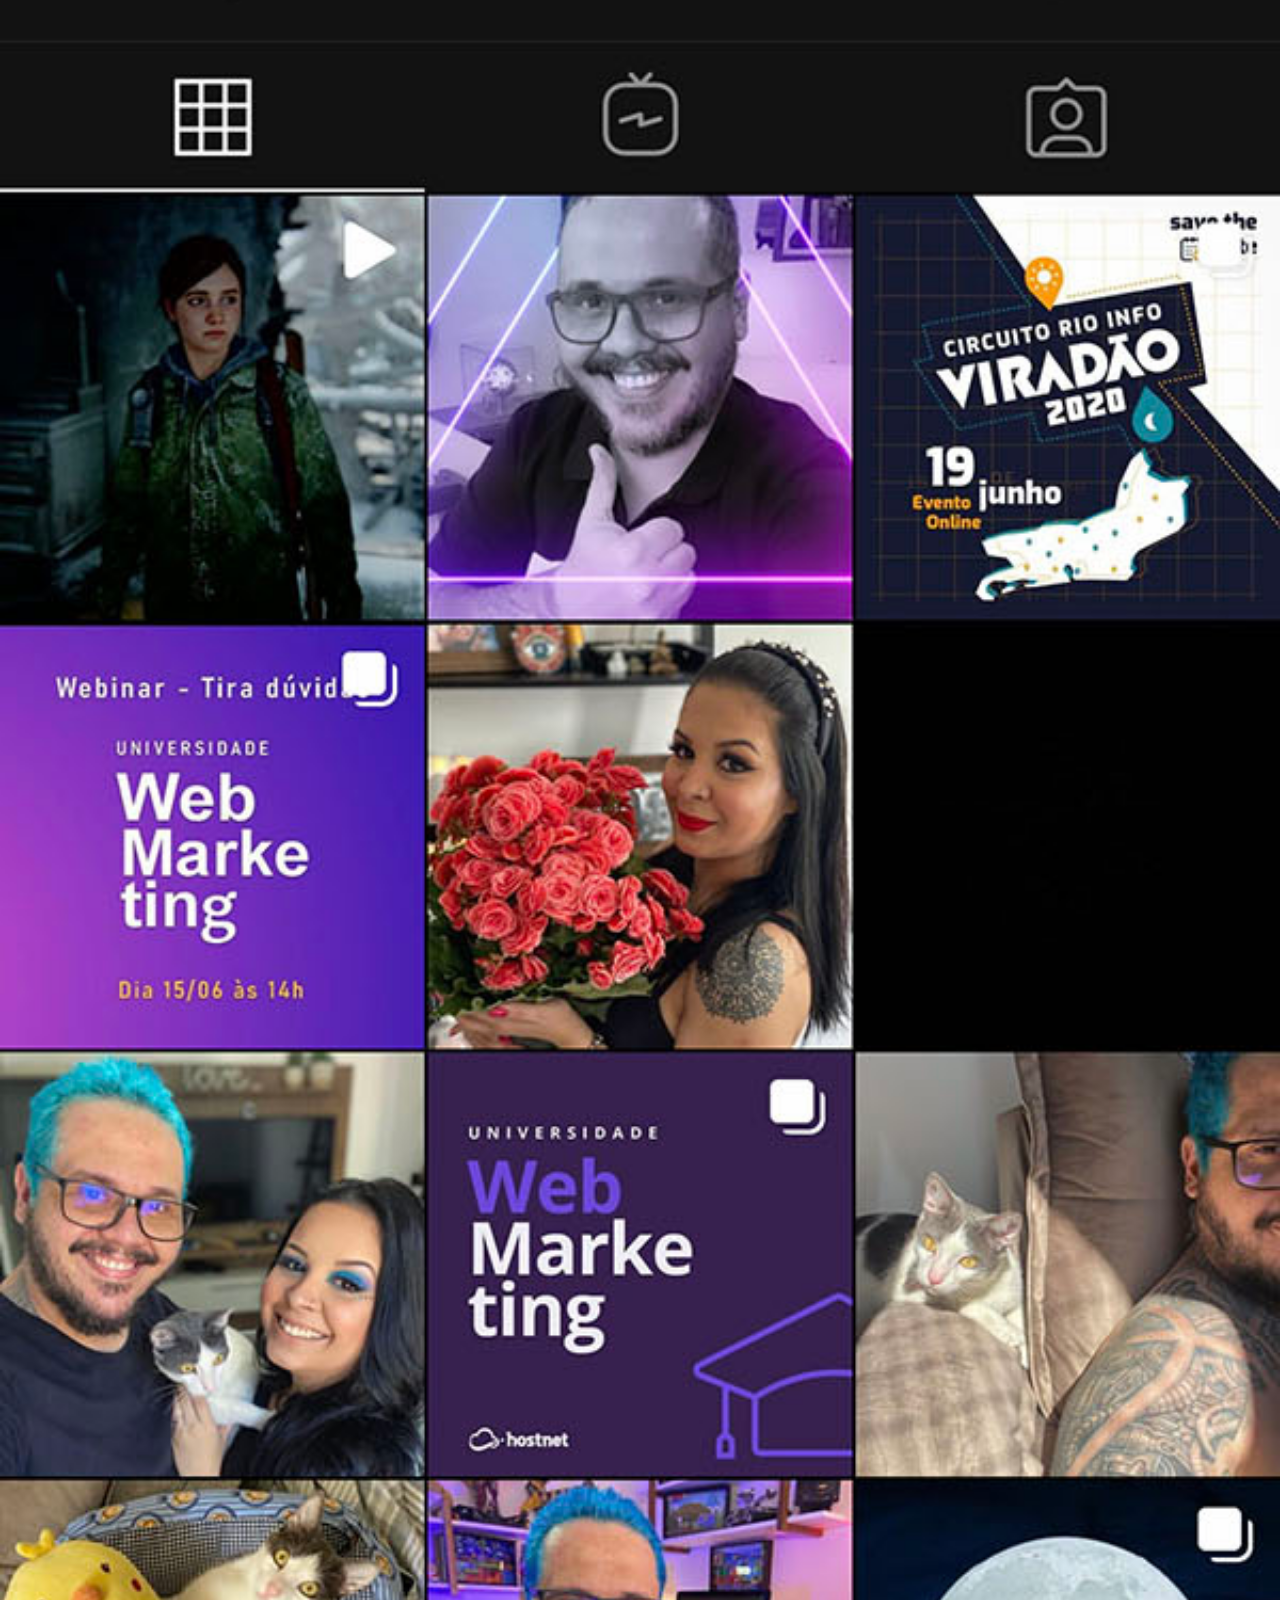
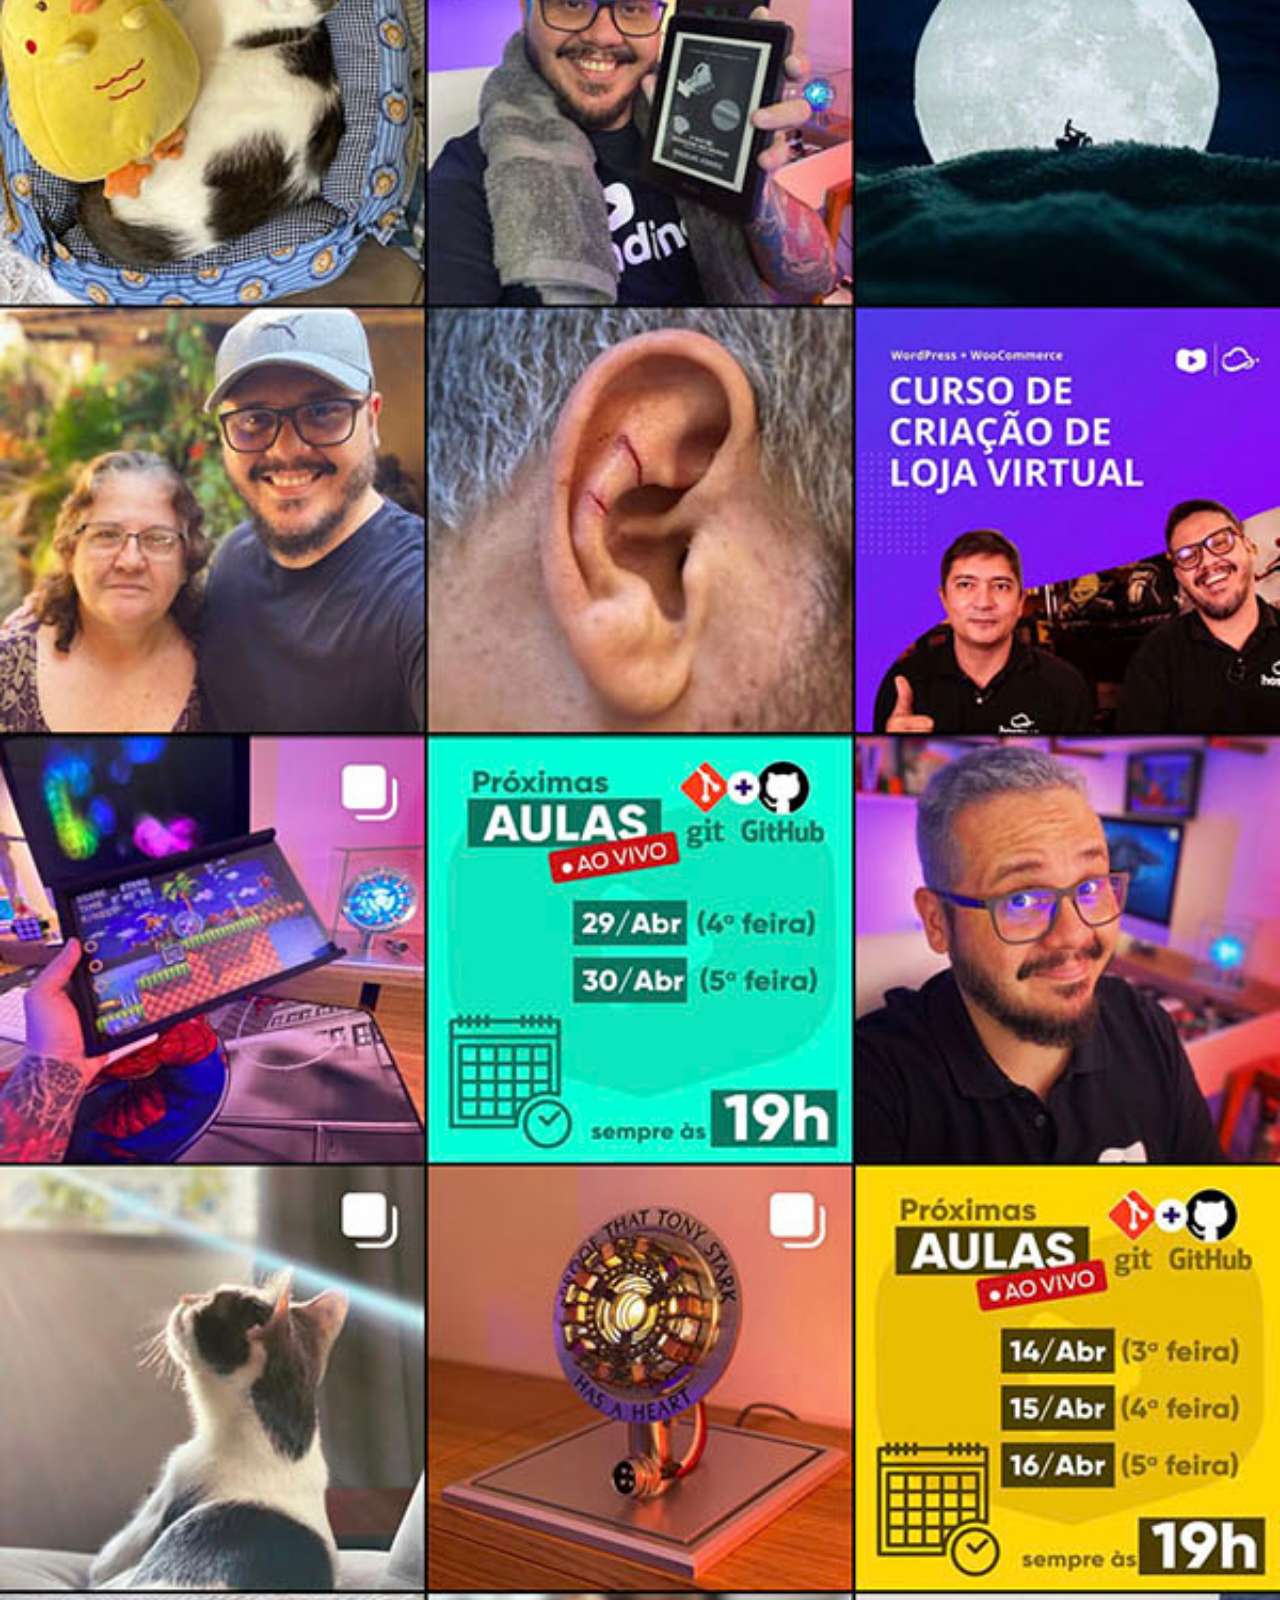
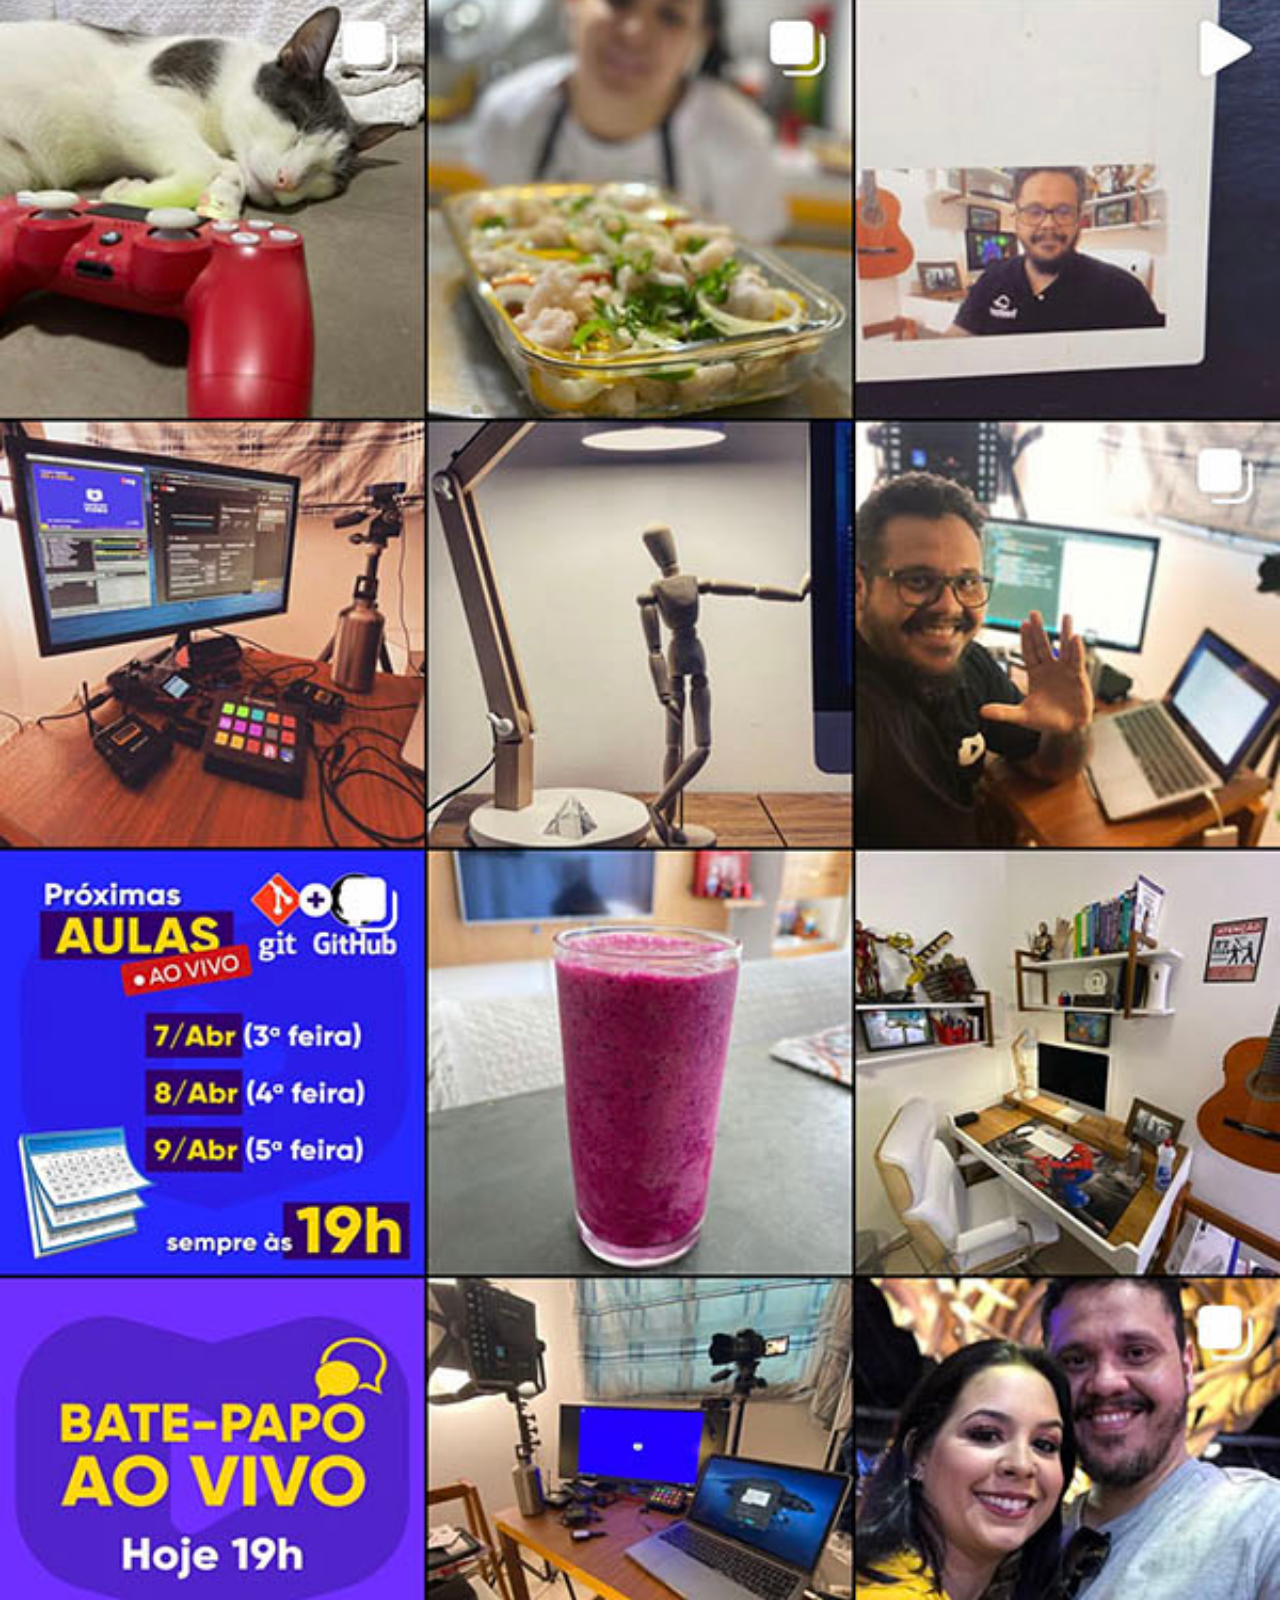
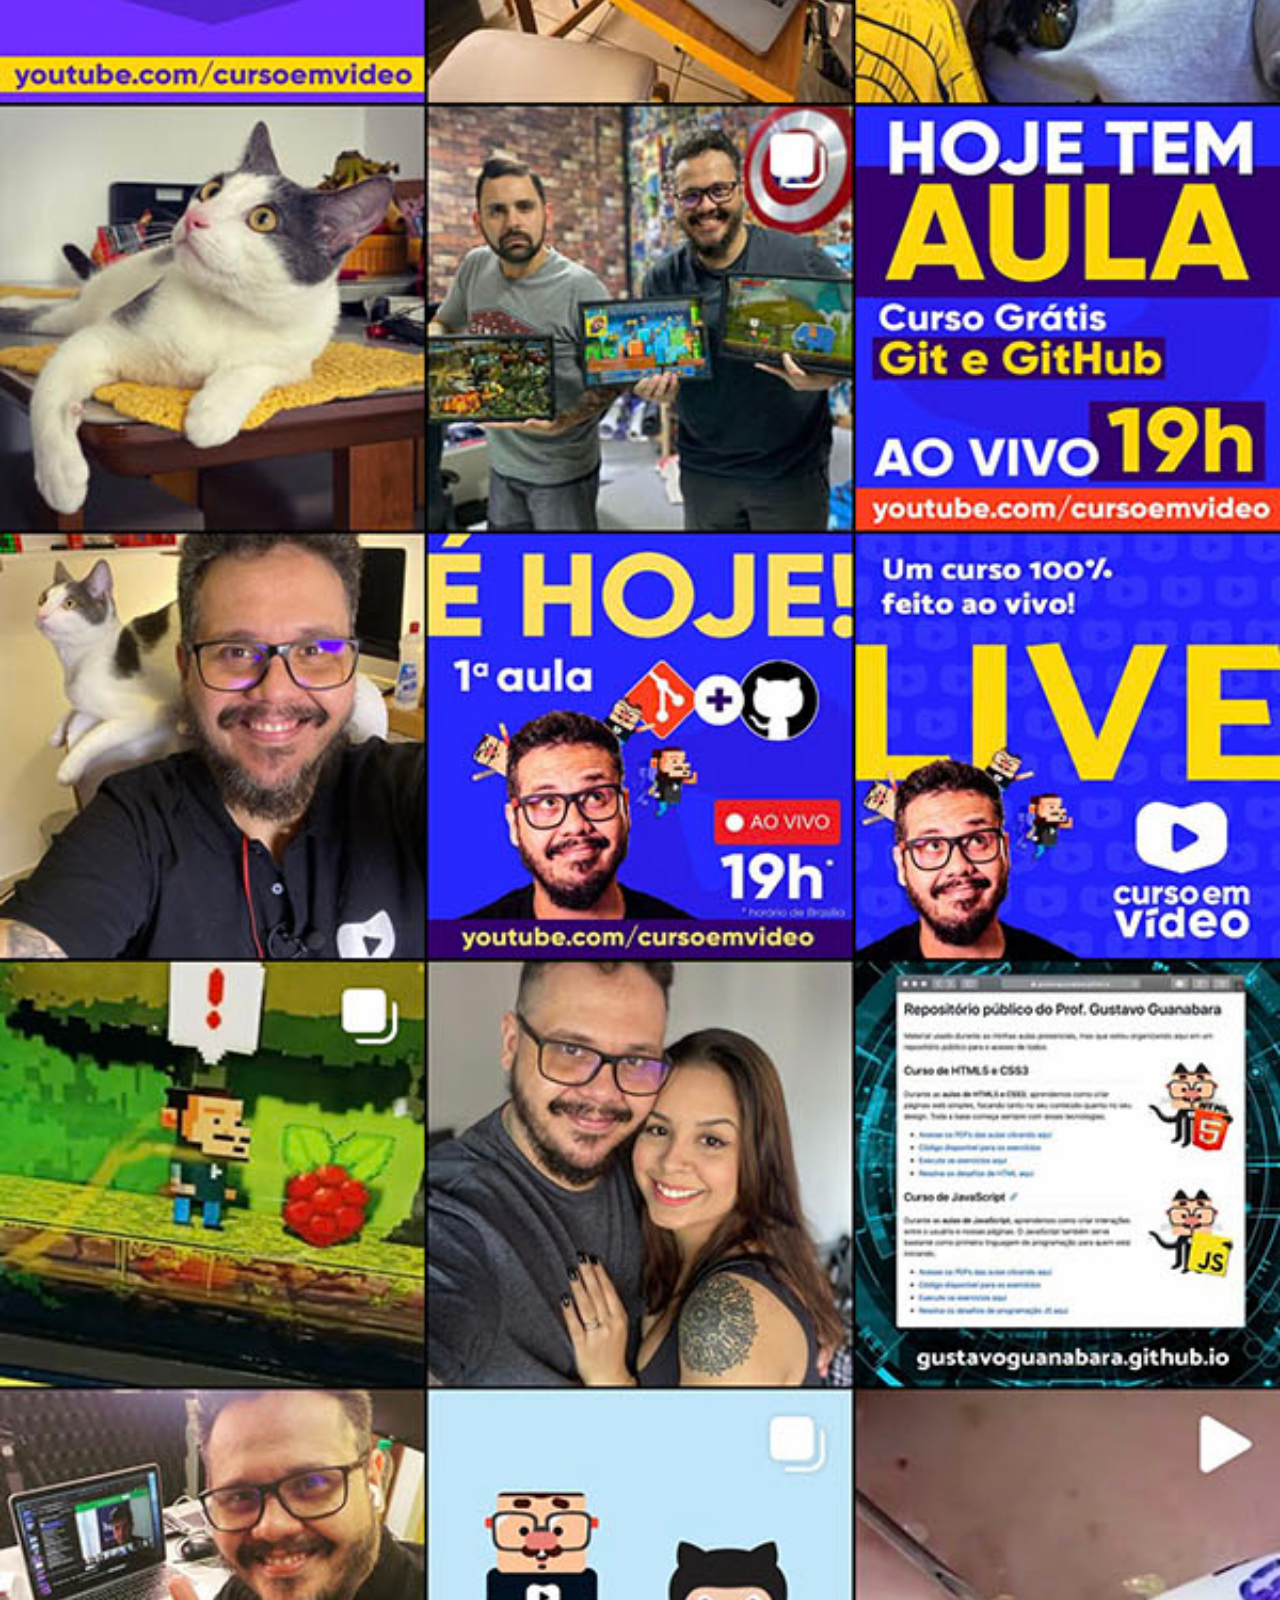
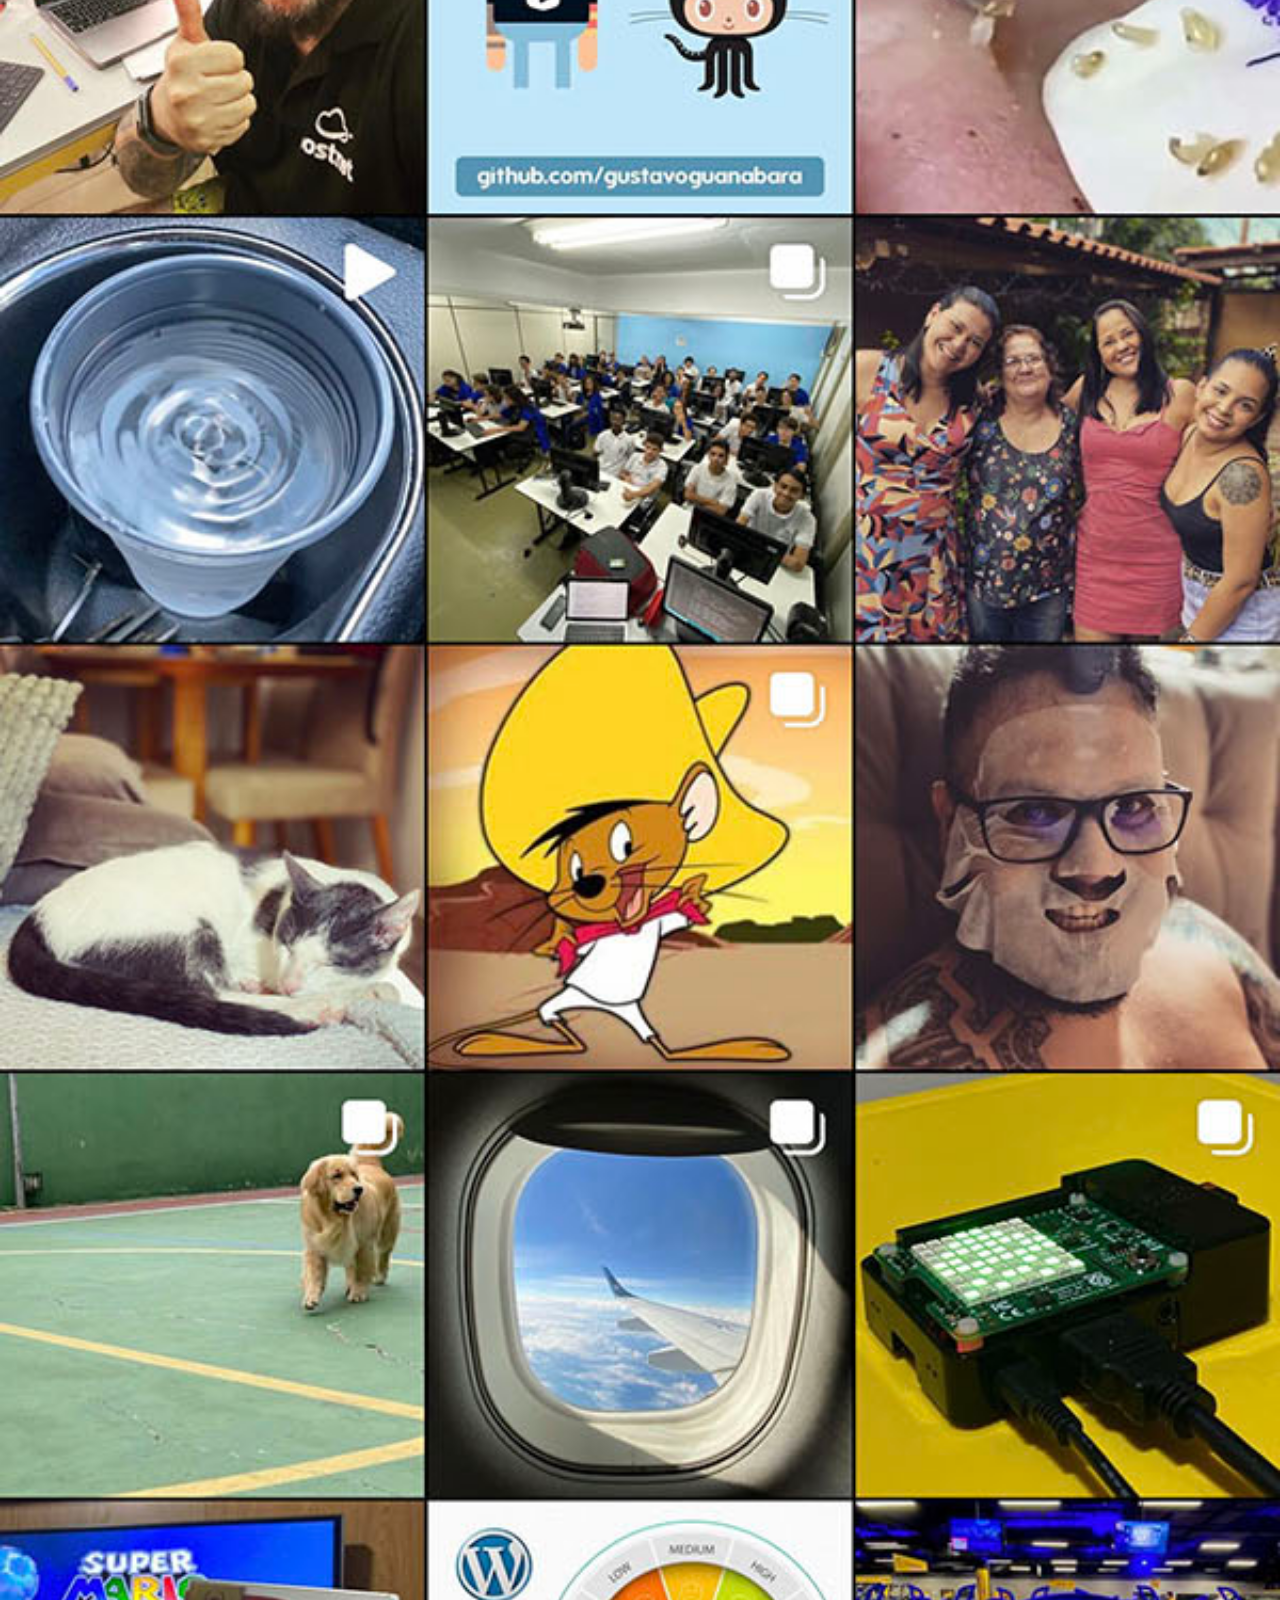
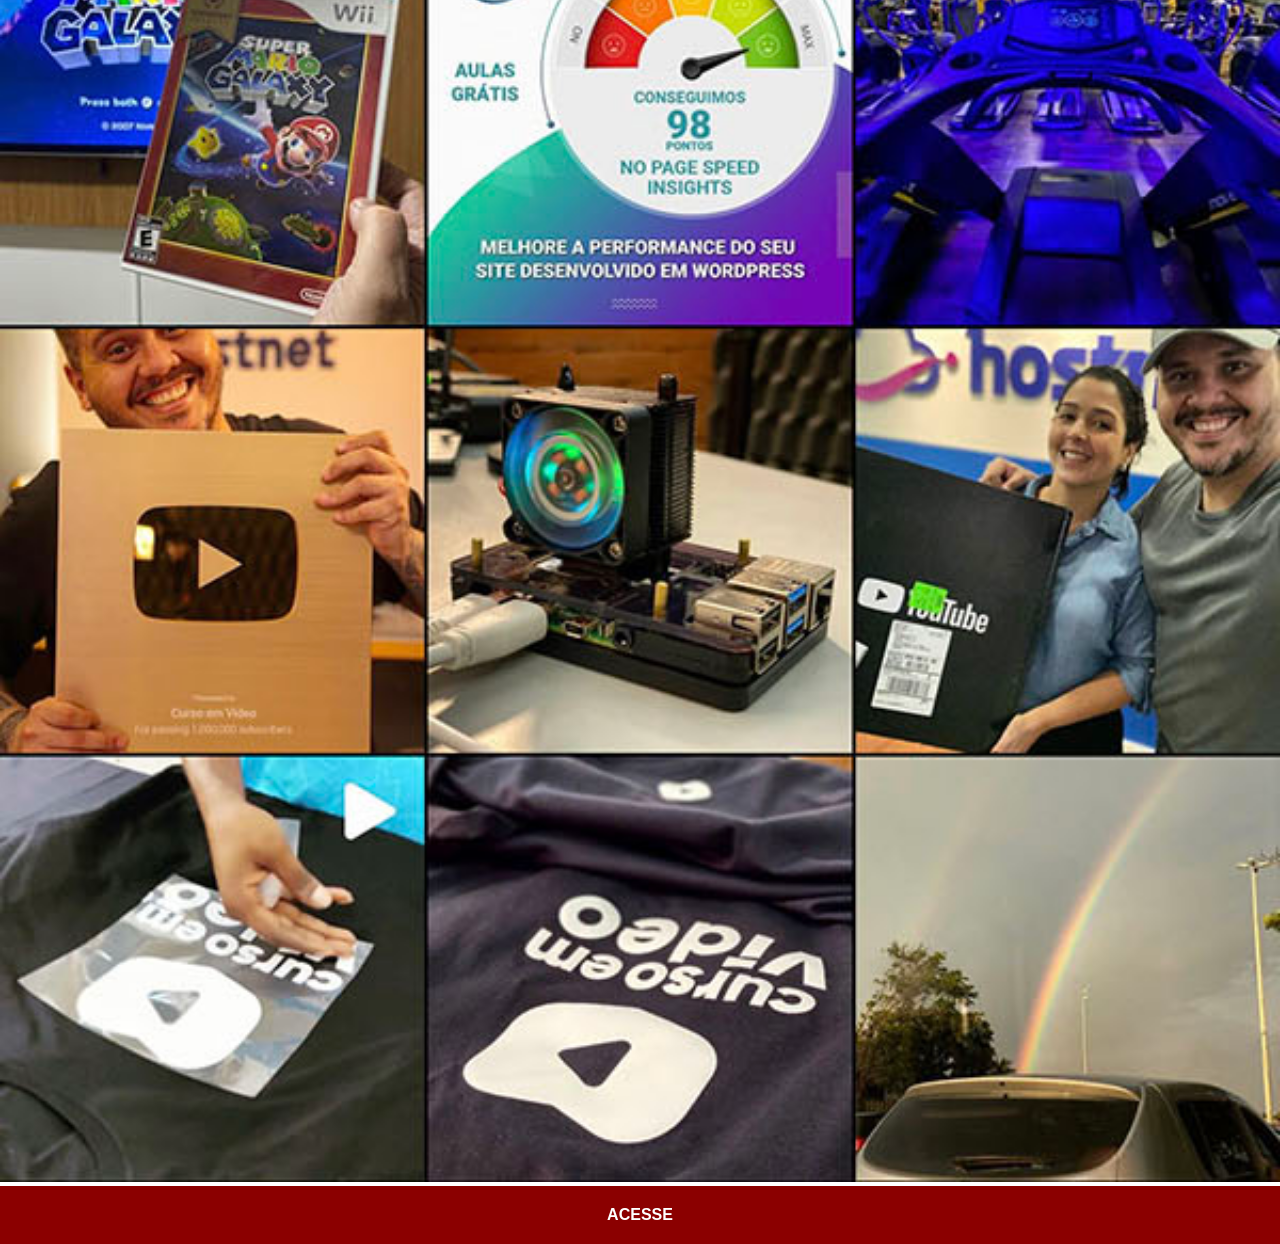
<file: instagram.html>
<!DOCTYPE html>
<html lang="pt-br">
<head>
    <meta charset="UTF-8">
    <meta name="viewport" content="width=device-width, initial-scale=1.0">
    <title>Instagram</title>
    <link rel="stylesheet" href="estilos/social.css">
</head>
<body>
    <img src="imagens/tela-instagram.jpg" alt="Instagram">
    <a href="https://www.instagram.com/cursoemvideo/" target="_blank">ACESSE</a>
</body>
</html>
</file>
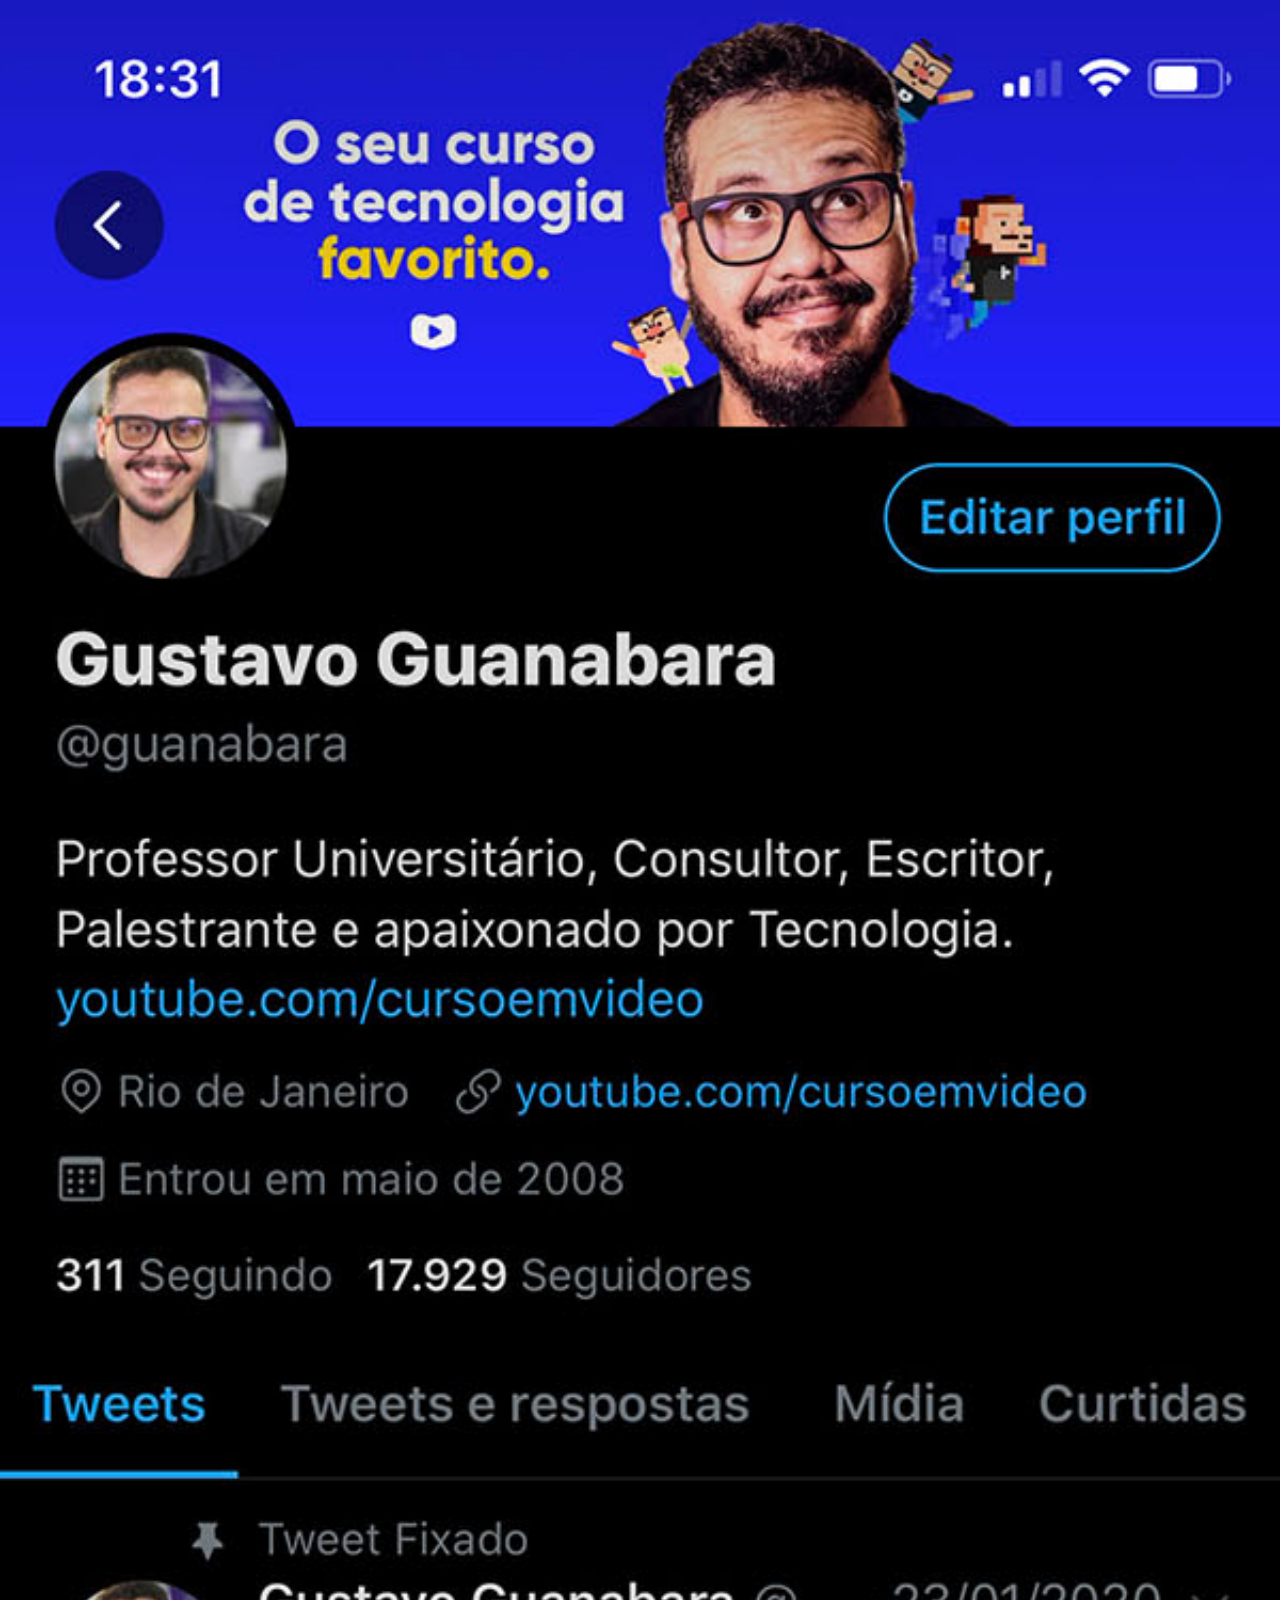
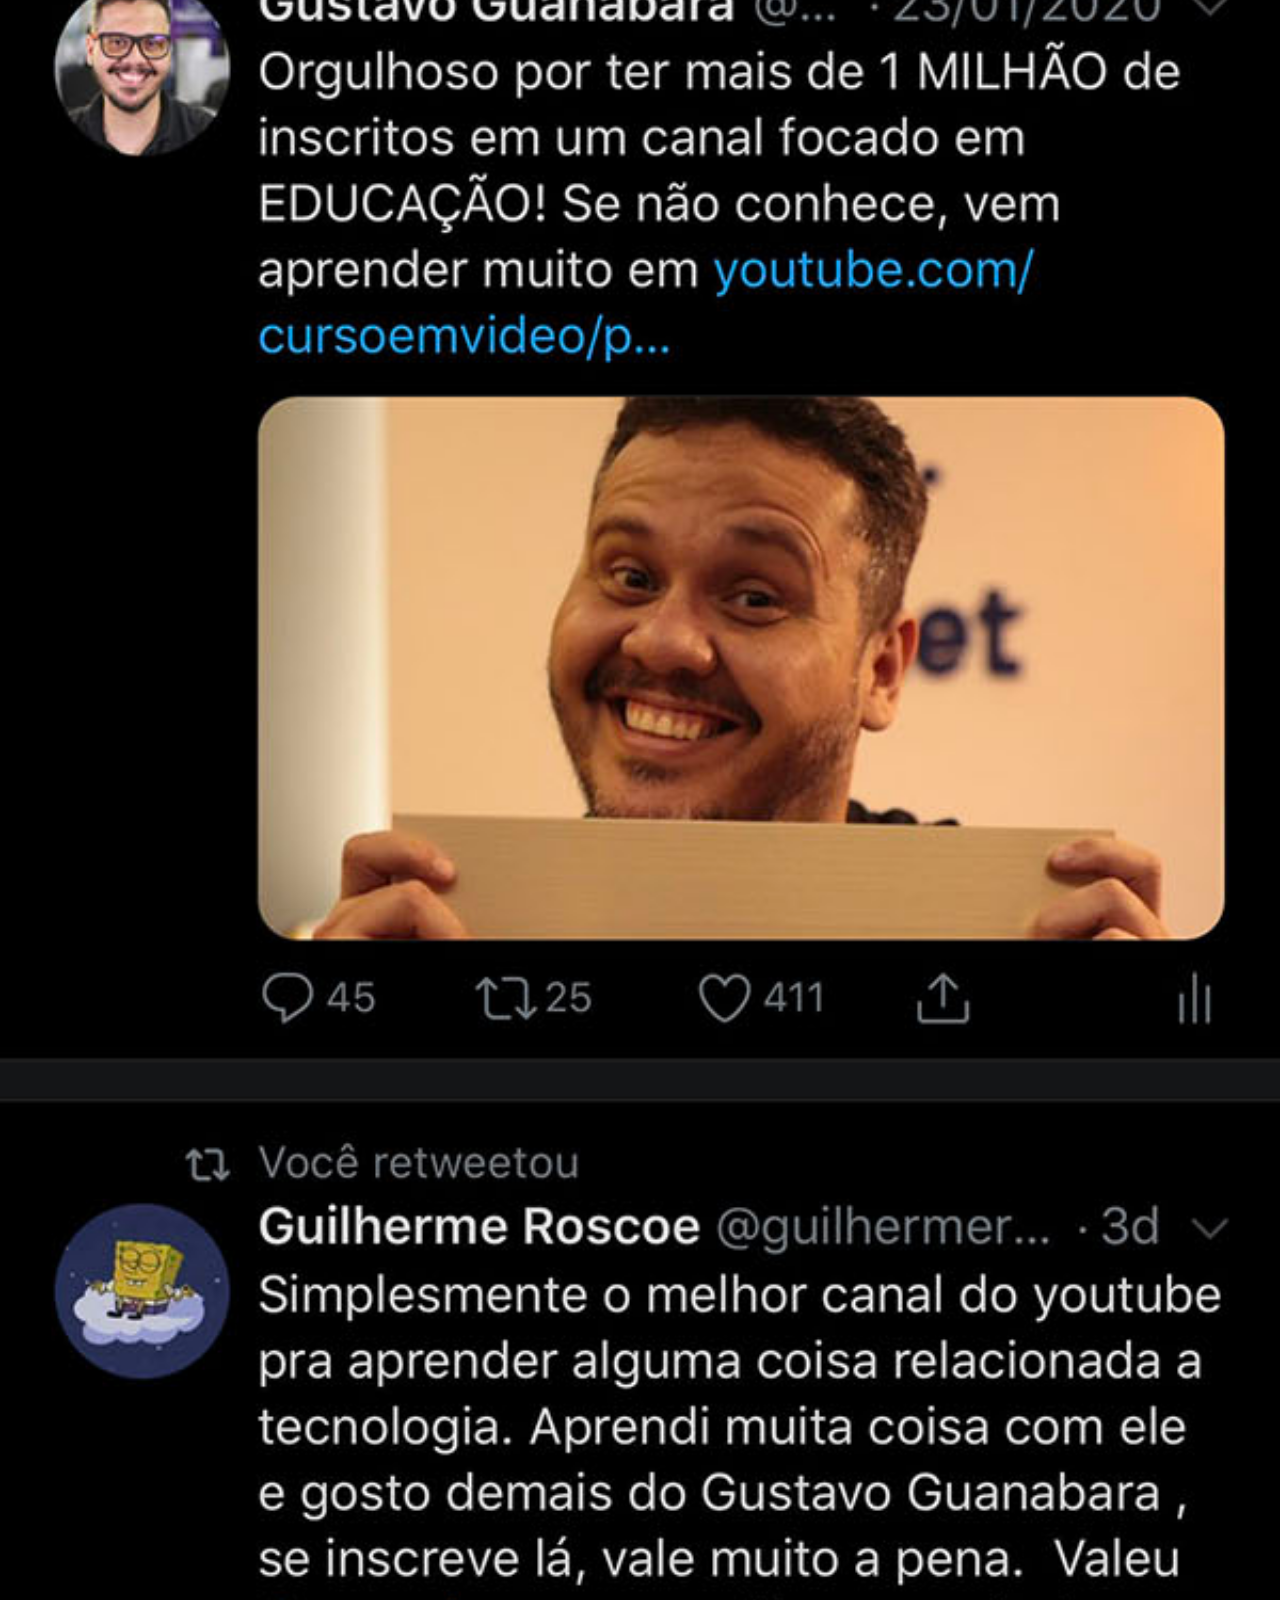
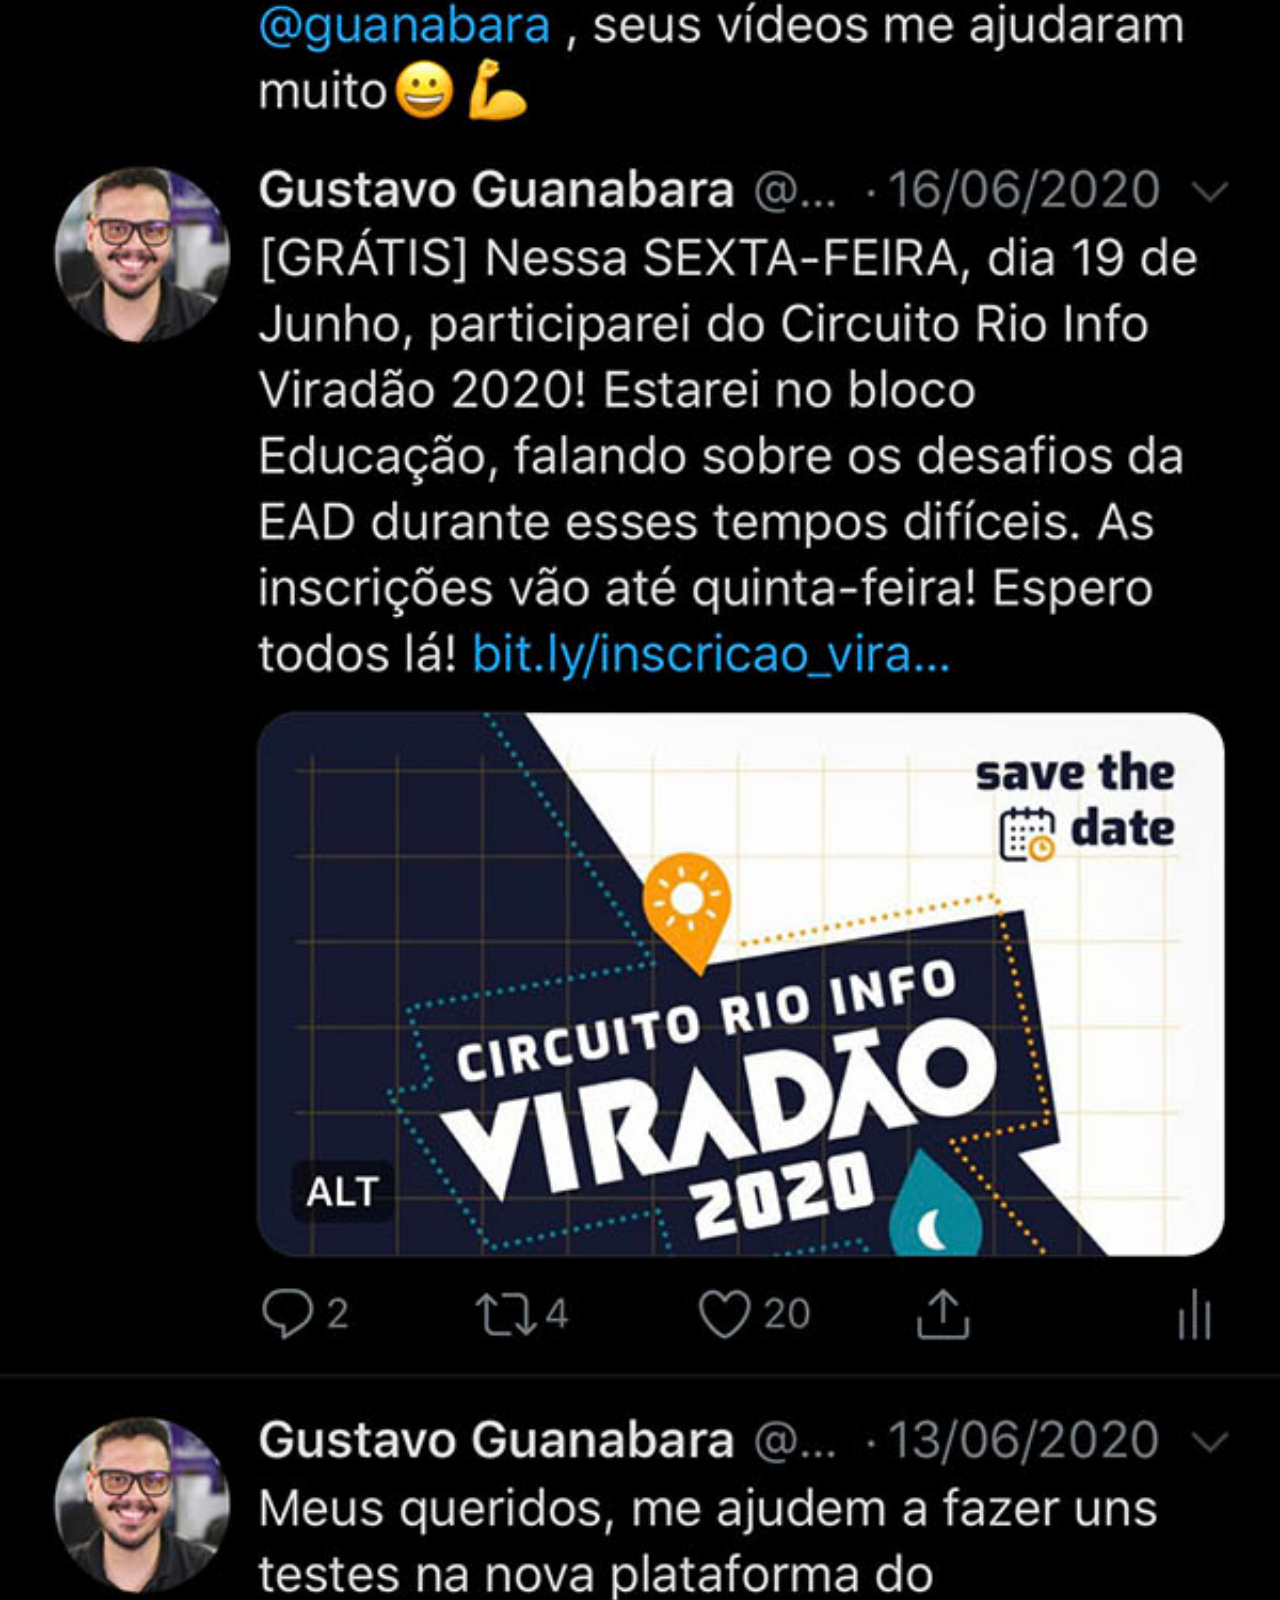
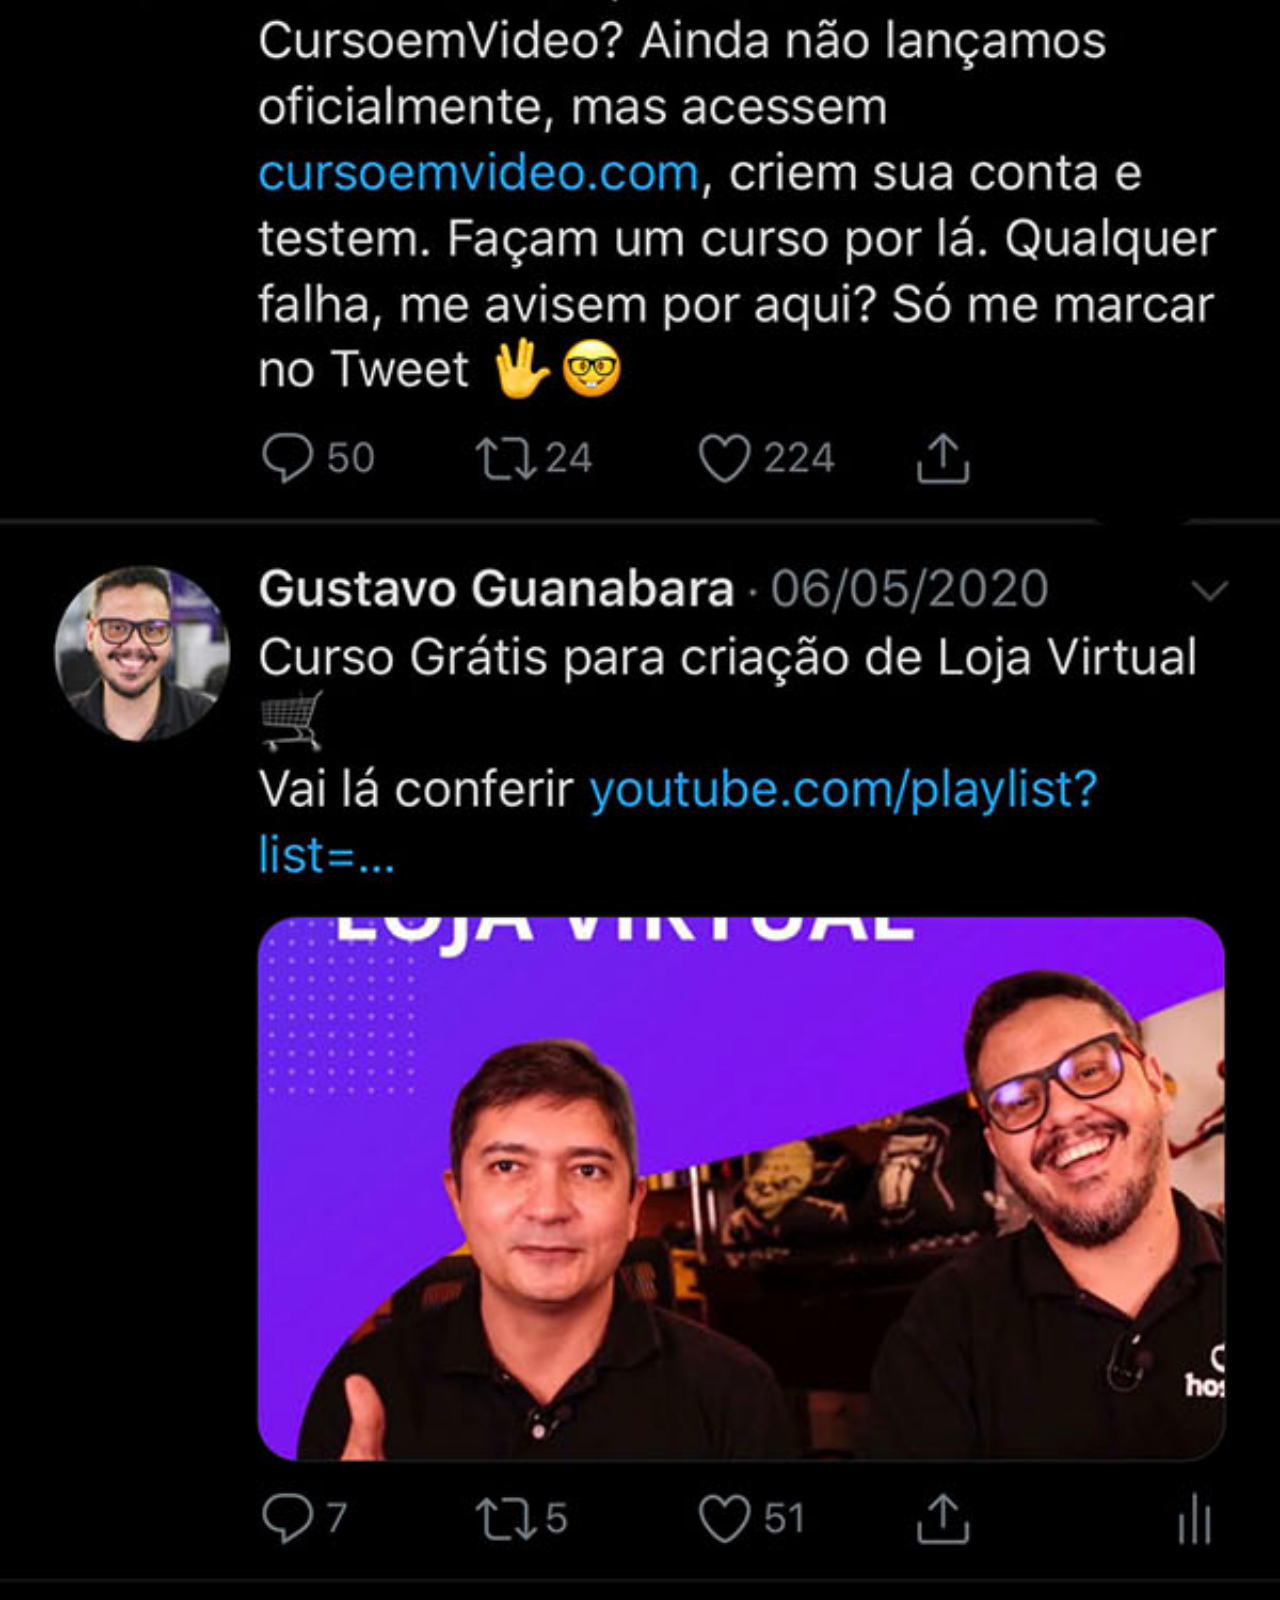
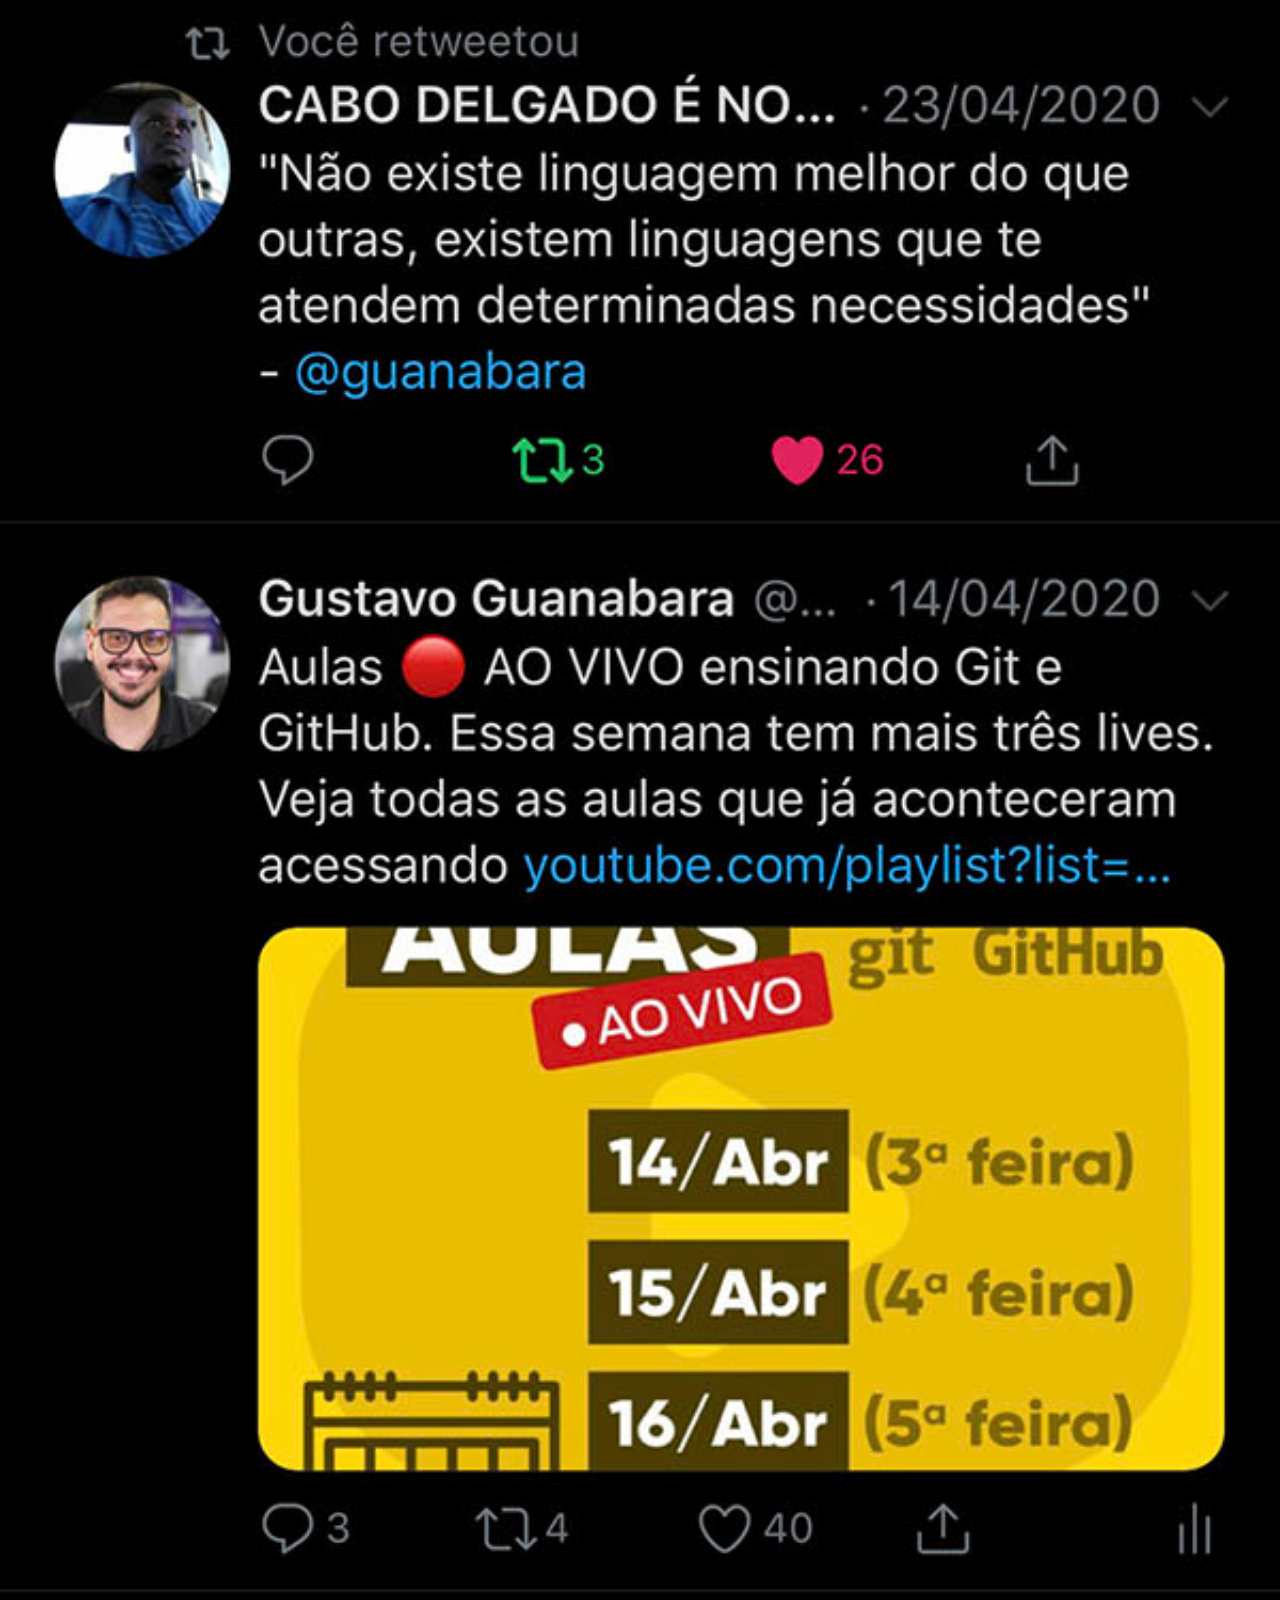
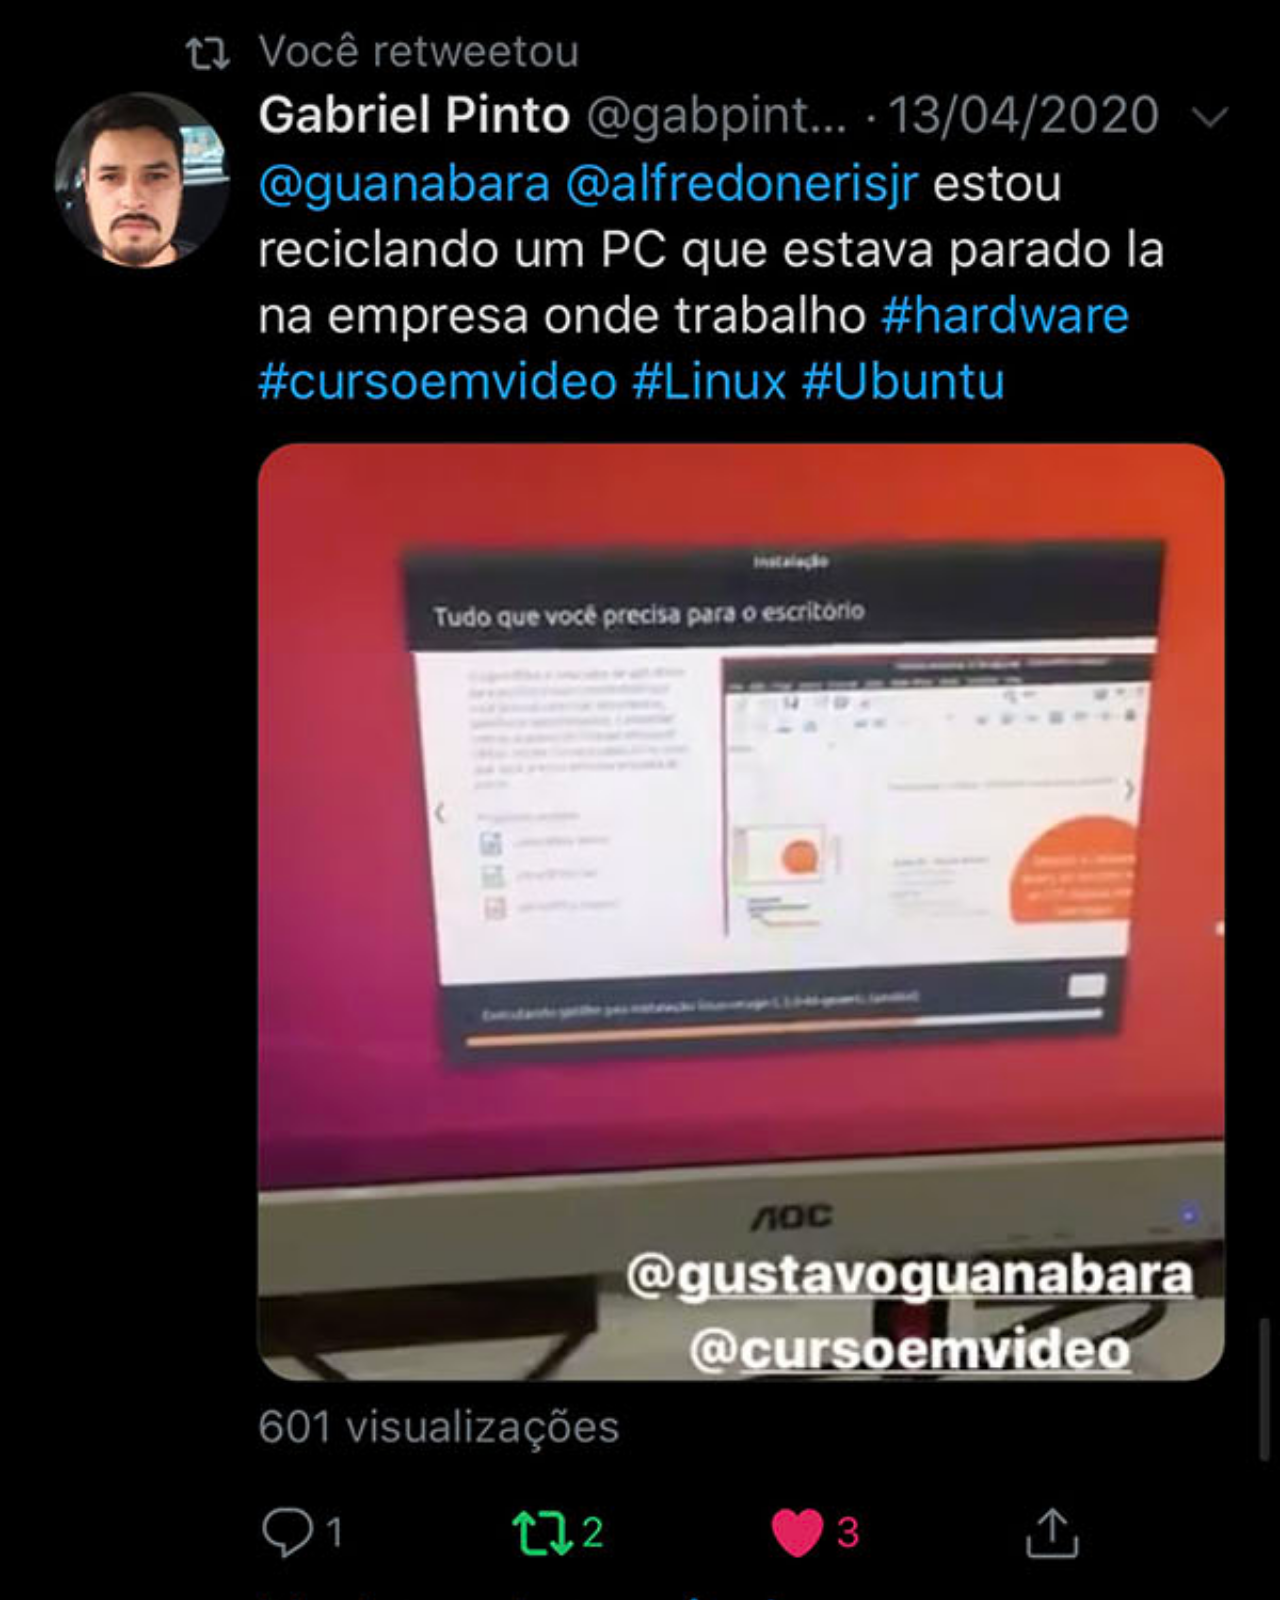
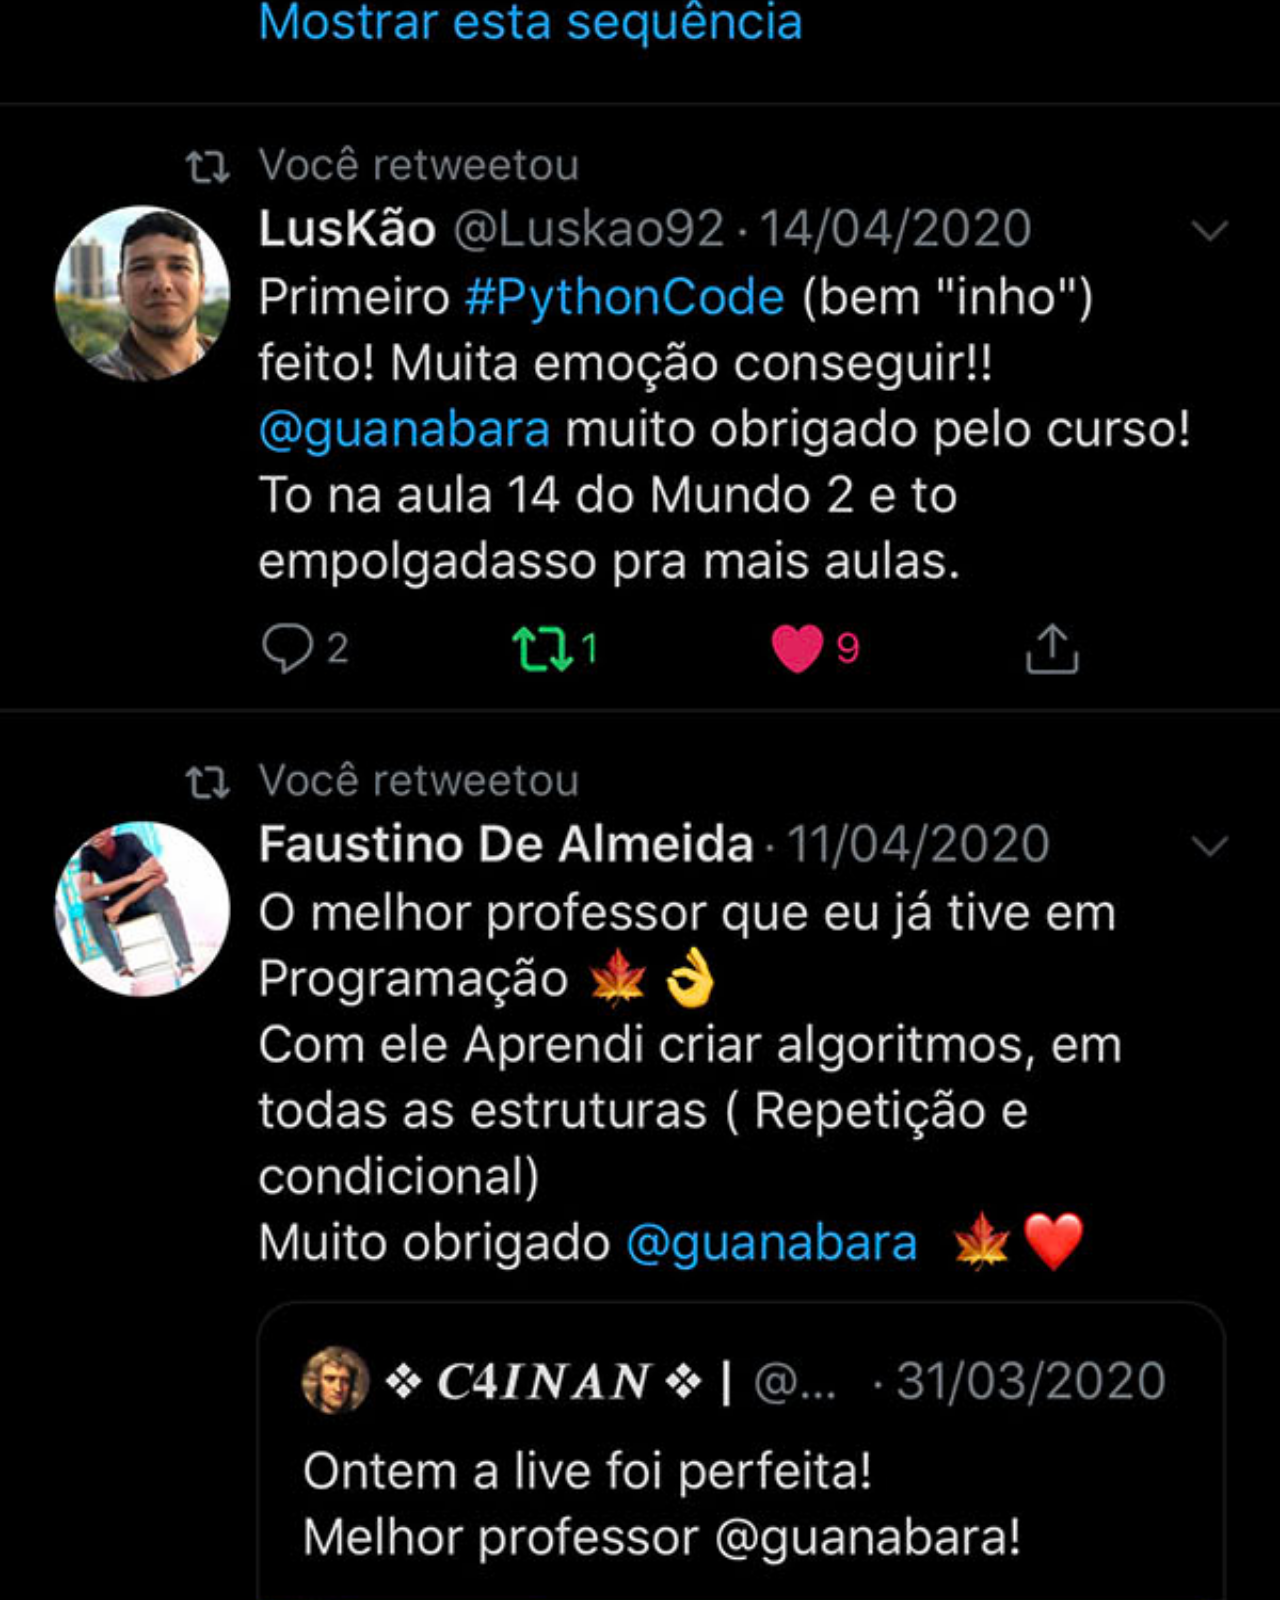
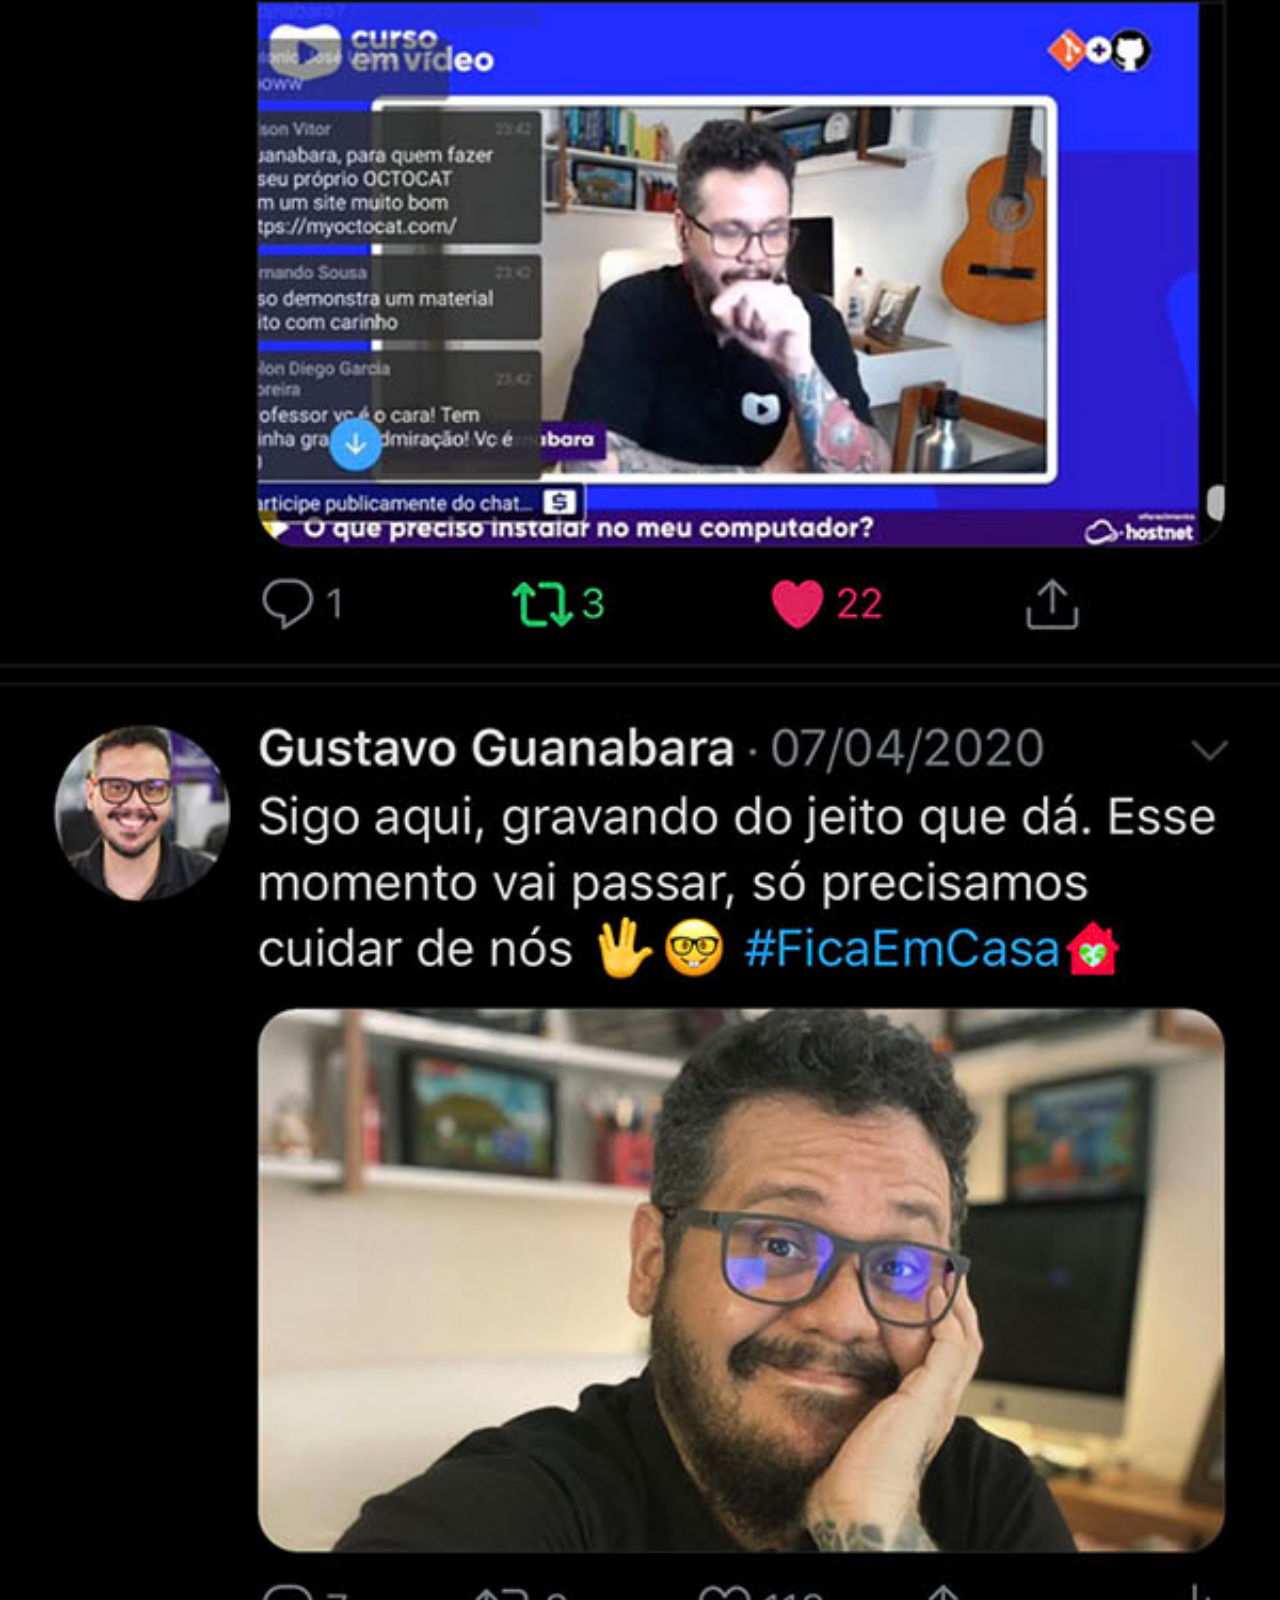
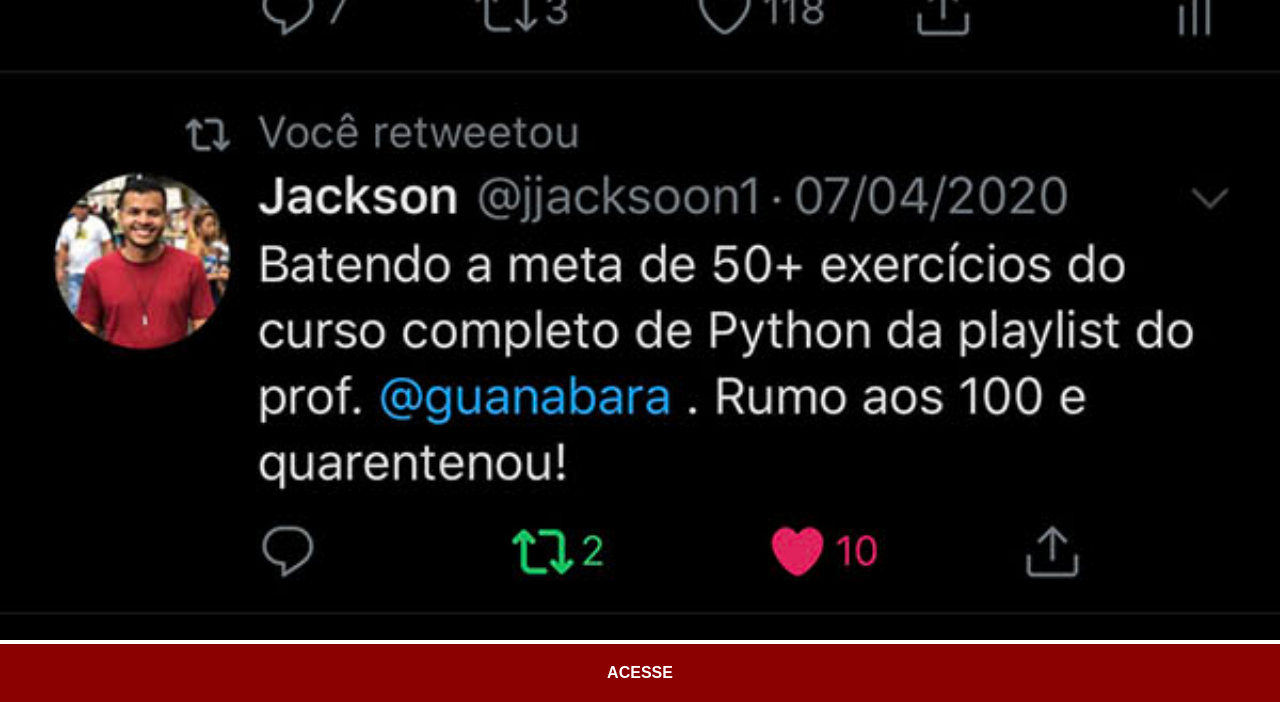
<file: twitter.html>
<!DOCTYPE html>
<html lang="pt-br">
<head>
    <meta charset="UTF-8">
    <meta name="viewport" content="width=device-width, initial-scale=1.0">
    <title>Twitter</title>
    <link rel="stylesheet" href="estilos/social.css">
</head>
<body>
    <img src="imagens/tela-twitter.jpg" alt="GitHub">
    <a href="https://x.com/guanabara" target="_blank">ACESSE</a>
</body>
</html>
</file>
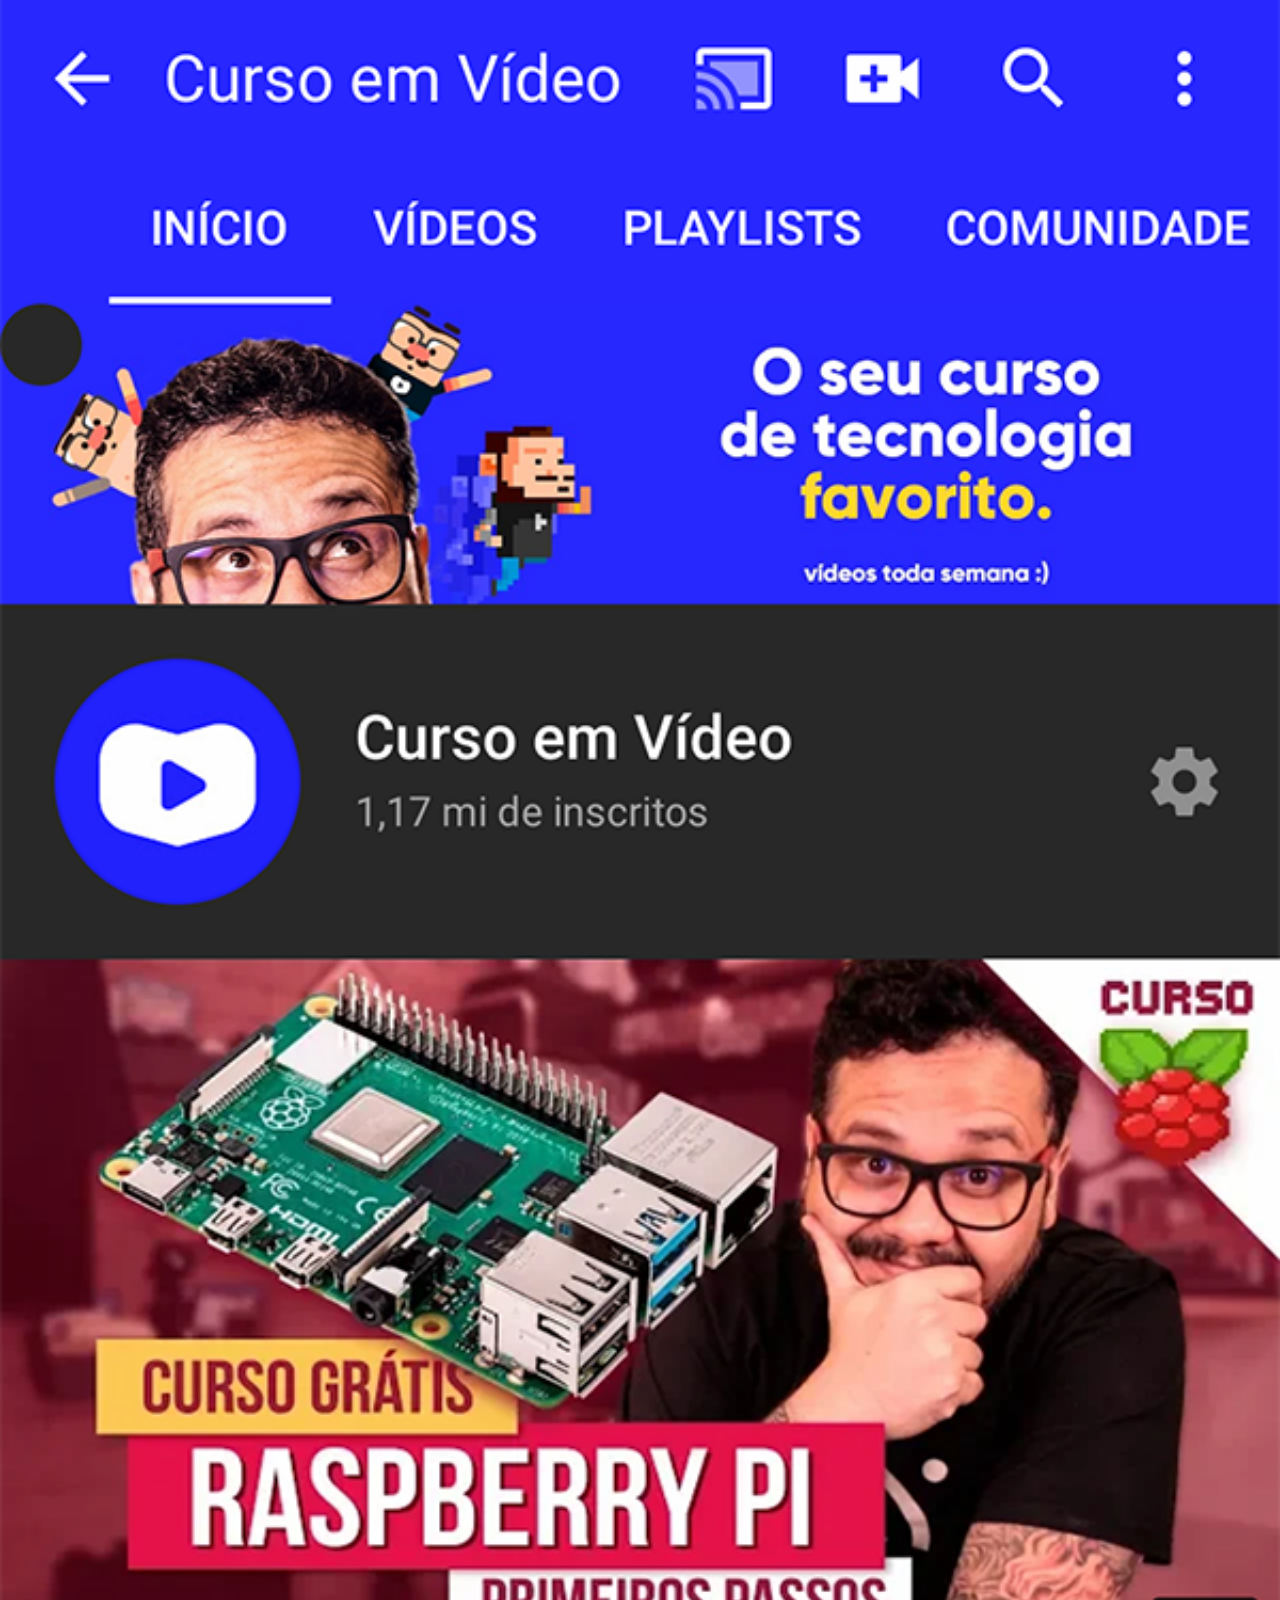
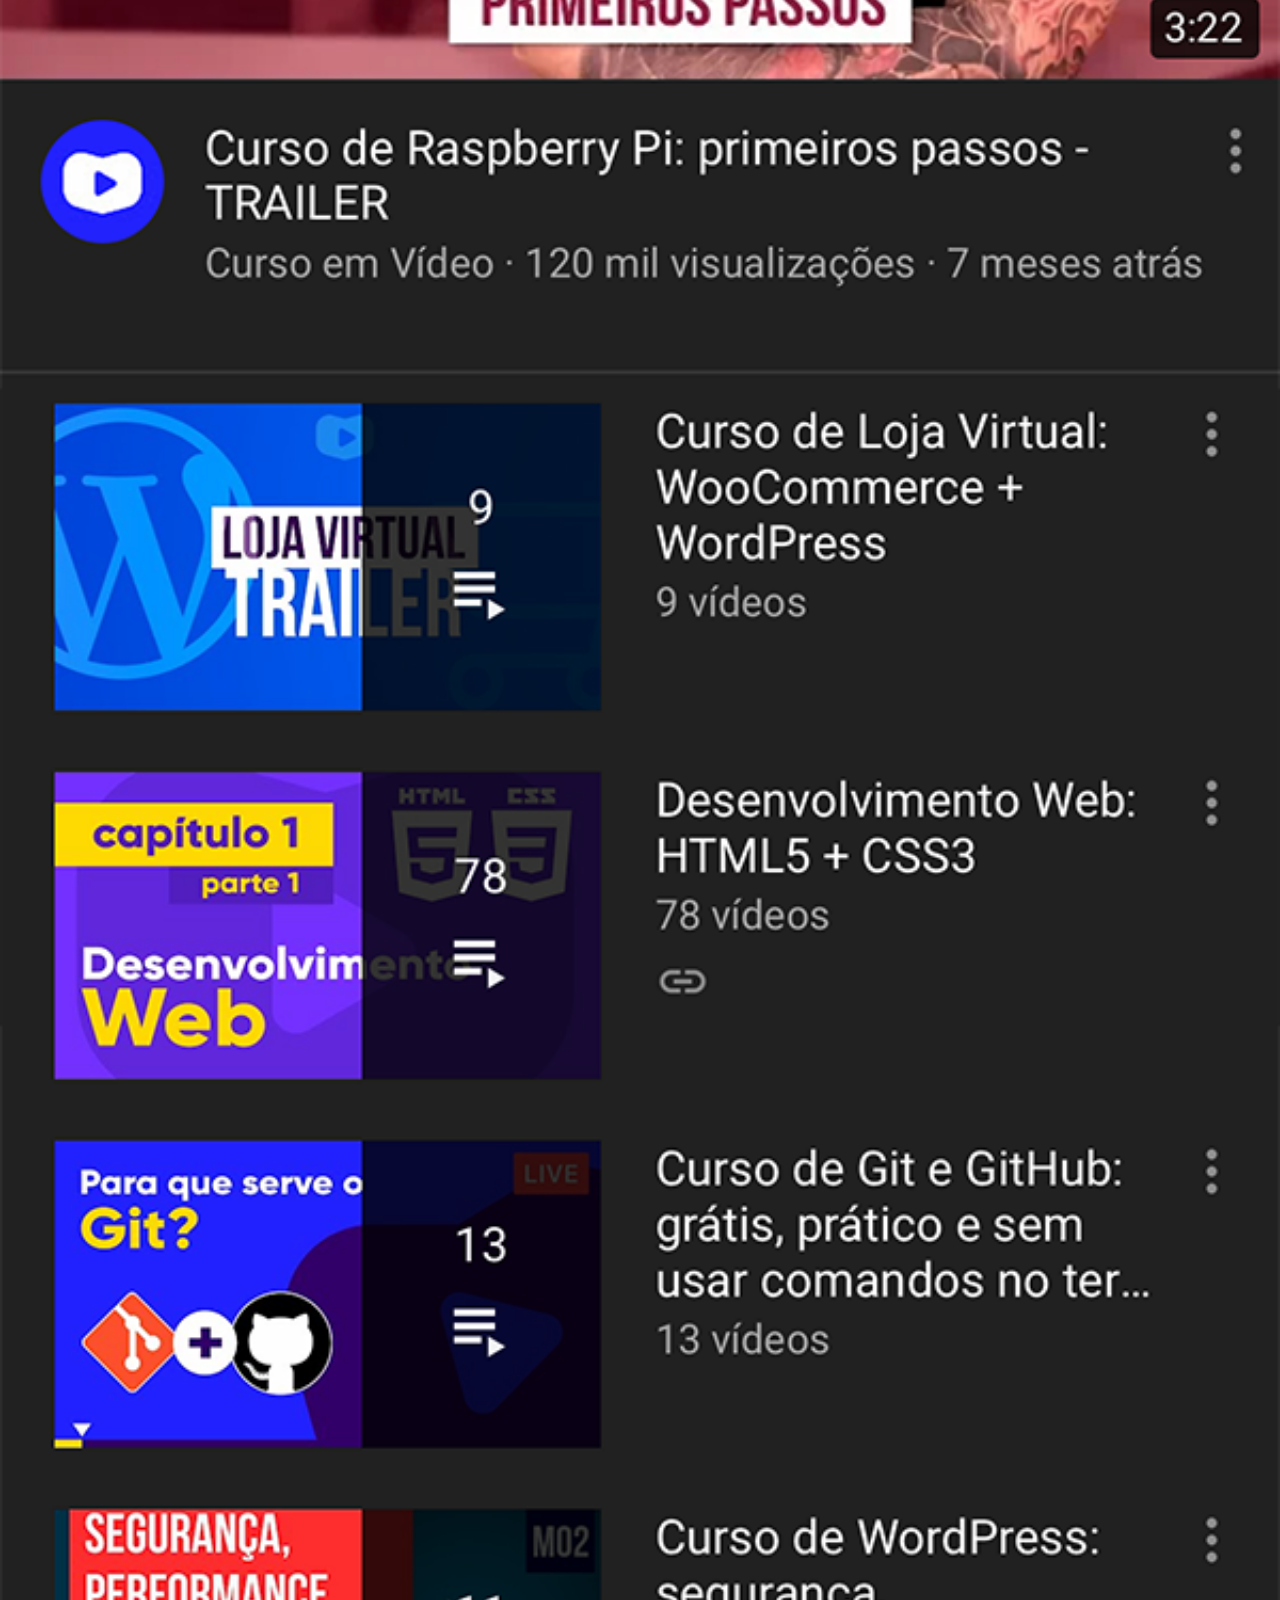
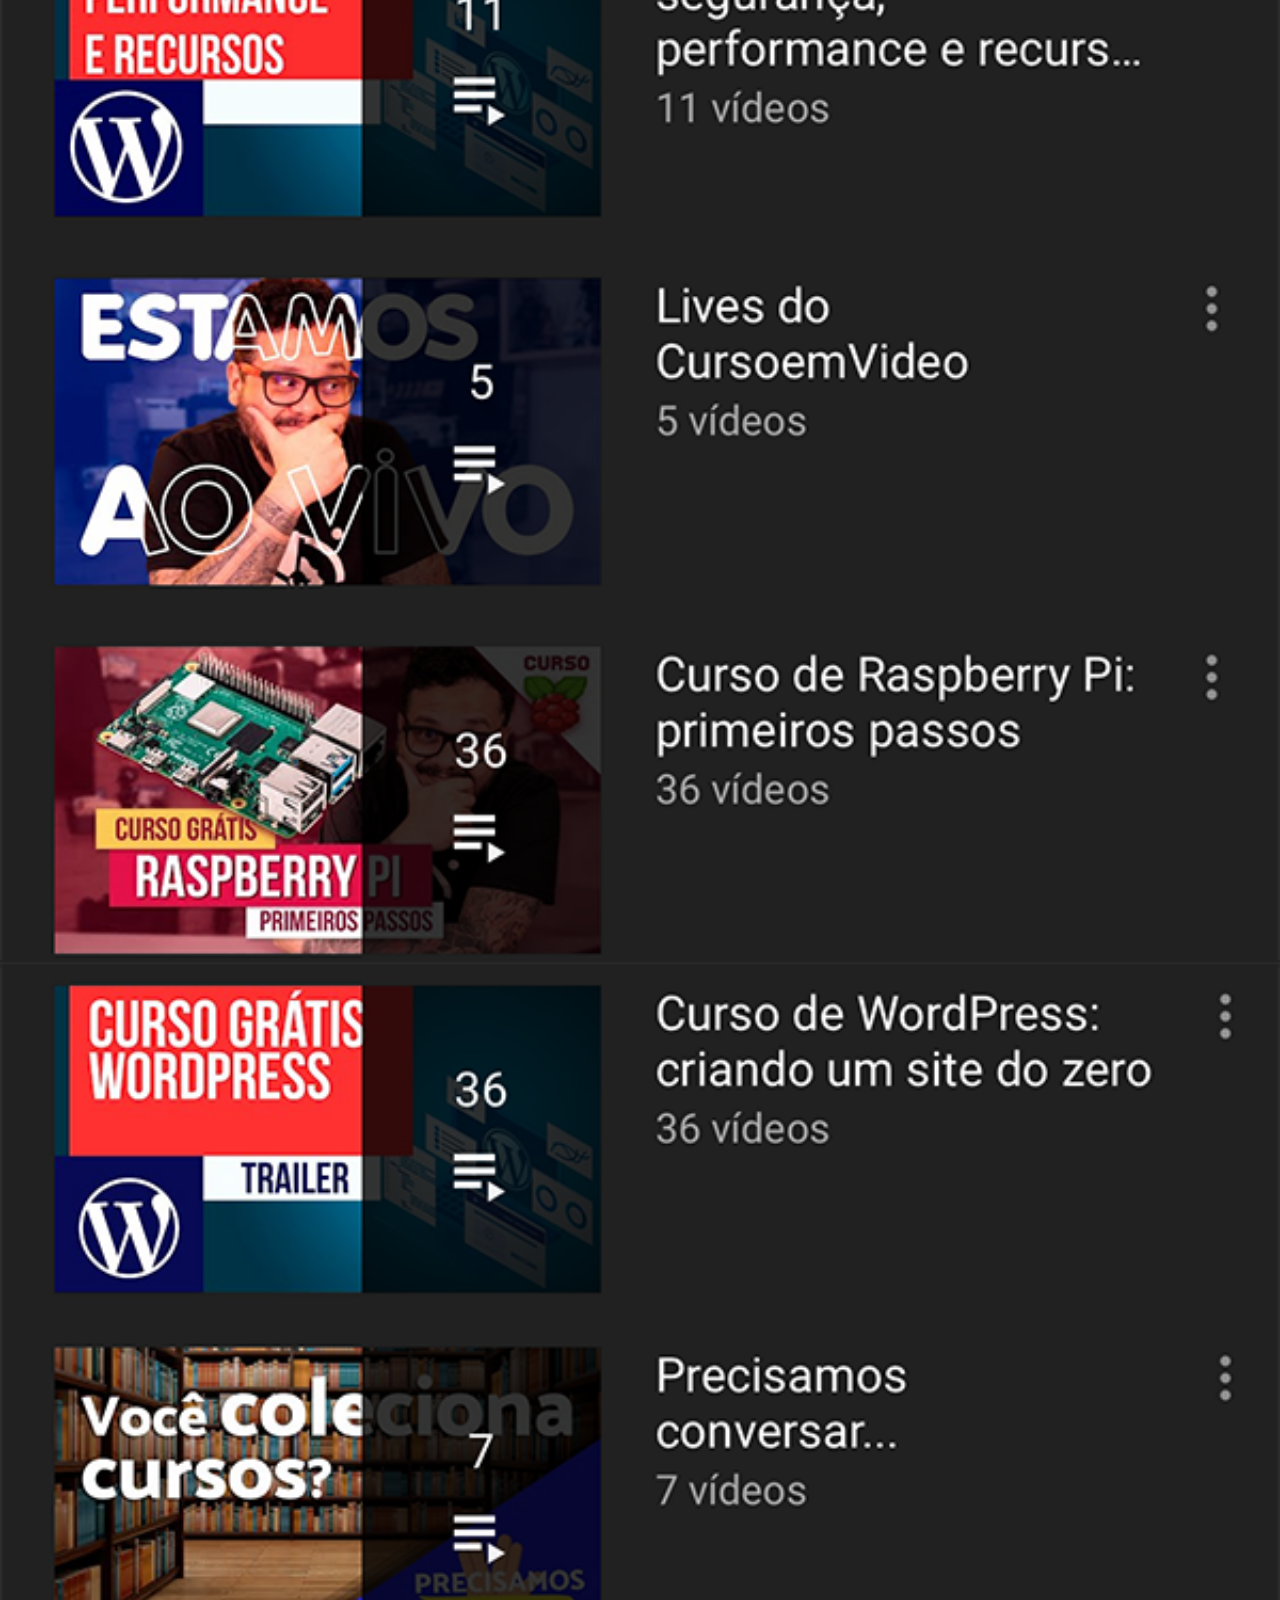
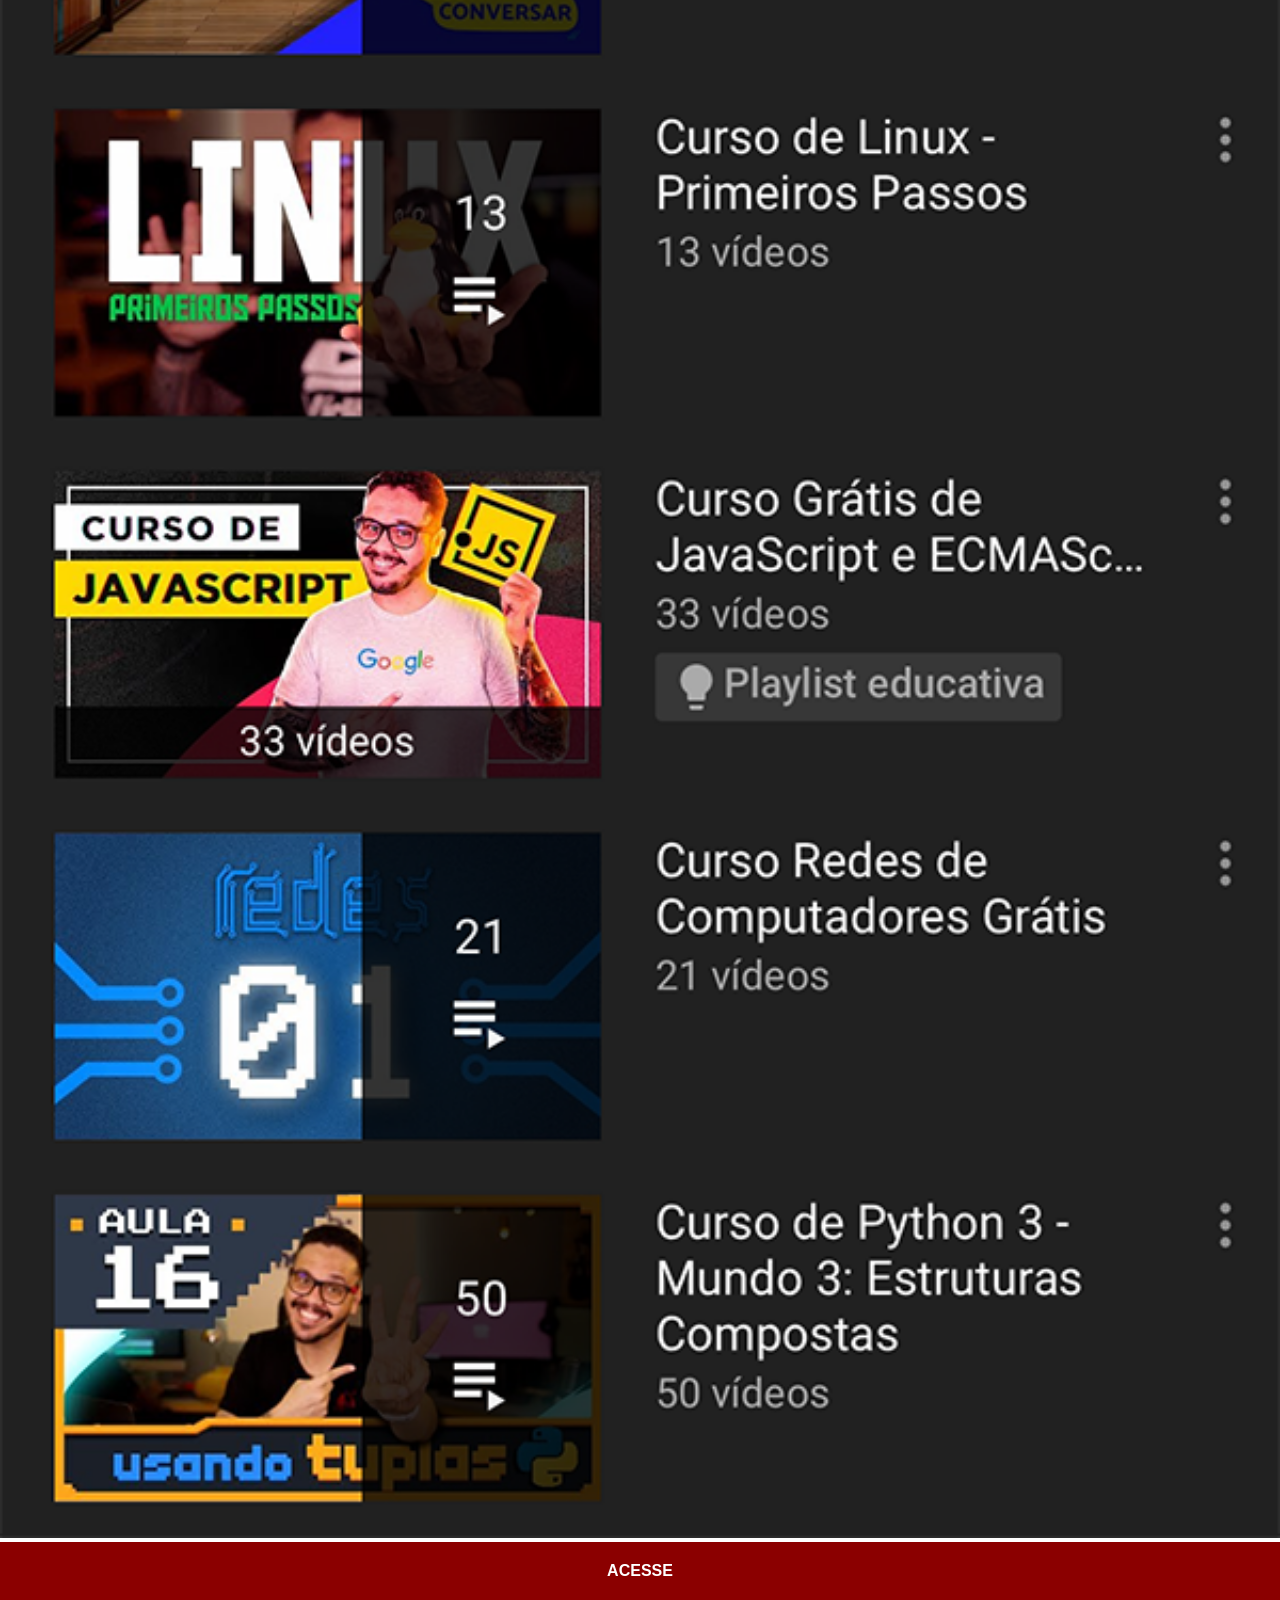
<file: youtube.html>
<!DOCTYPE html>
<html lang="pt-br">
<head>
    <meta charset="UTF-8">
    <meta name="viewport" content="width=device-width, initial-scale=1.0">
    <title>YouTube</title>
    <link rel="stylesheet" href="estilos/social.css">
</head>
<body>
    <img src="imagens/tela-youtube.png" alt="YouTube">
    <a href="https://www.youtube.com/@cursoemvideo" target="_blank">ACESSE</a>
</body>
</html>
</file>
<file: estilos/style.css>
@charset "UFT-8";

* {
    margin: 0px;
    padding: 0px;
    font-family: Arial, Helvetica, sans-serif;
}

html, body {
    height: 100vh;
    width: 100vw;
    background-color: black;
}

body {
    background: url('../imagens/fundo-madeira.jpg') no-repeat top center;
    background-size: cover;
    background-attachment: fixed;
}

main {
    position: relative;
    height: 100vh;
}

section#telefone {
    position: absolute;
    top: 50%;
    left: 50%;
    transform: translate(-50%, -50%);
    height: 627px;
    width: 311px;
    background: url('../imagens/frame-iphone.png')no-repeat;
}

iframe#tela {
    position: relative;
    top: 80px;
    left: 22px;
    width: 267px;
    height: 471px;
}
section#redes-sociais {
    text-align: right;
}
section#redes-sociais img {
    width: 50px;
    margin: 10px;
    border-radius: 50%;
    box-shadow: 2px 2px 5px rgba(0, 0, 0, 0.400);
    box-sizing: border-box;
}

section#redes-sociais img:hover {
    border: 2px solid rgba(255, 255, 255, 0.623);
    transform: translate(-3px -3px);
    box-shadow: 5px 5px 10px rgba(0, 0, 0, 0.623);
    transition: transform .5s, border 1s;
}
</file>
<file: estilos/social.css>
@charset "UTF-8";

* {
    margin: 0px;
    padding: 0px;
    font-family: Arial, Helvetica, sans-serif;
}

::-webkit-scrollbar {
    width: 0px;
    height: 0px;
}
img {
    width: 100vw;
}
a {
    display: block;
    background-color: darkred;
    color: white;
    padding: 20px;
    text-align: center;
    font-weight: bolder;
    text-decoration: none;
}
a:hover {
    background-color: red;
}
</file>
